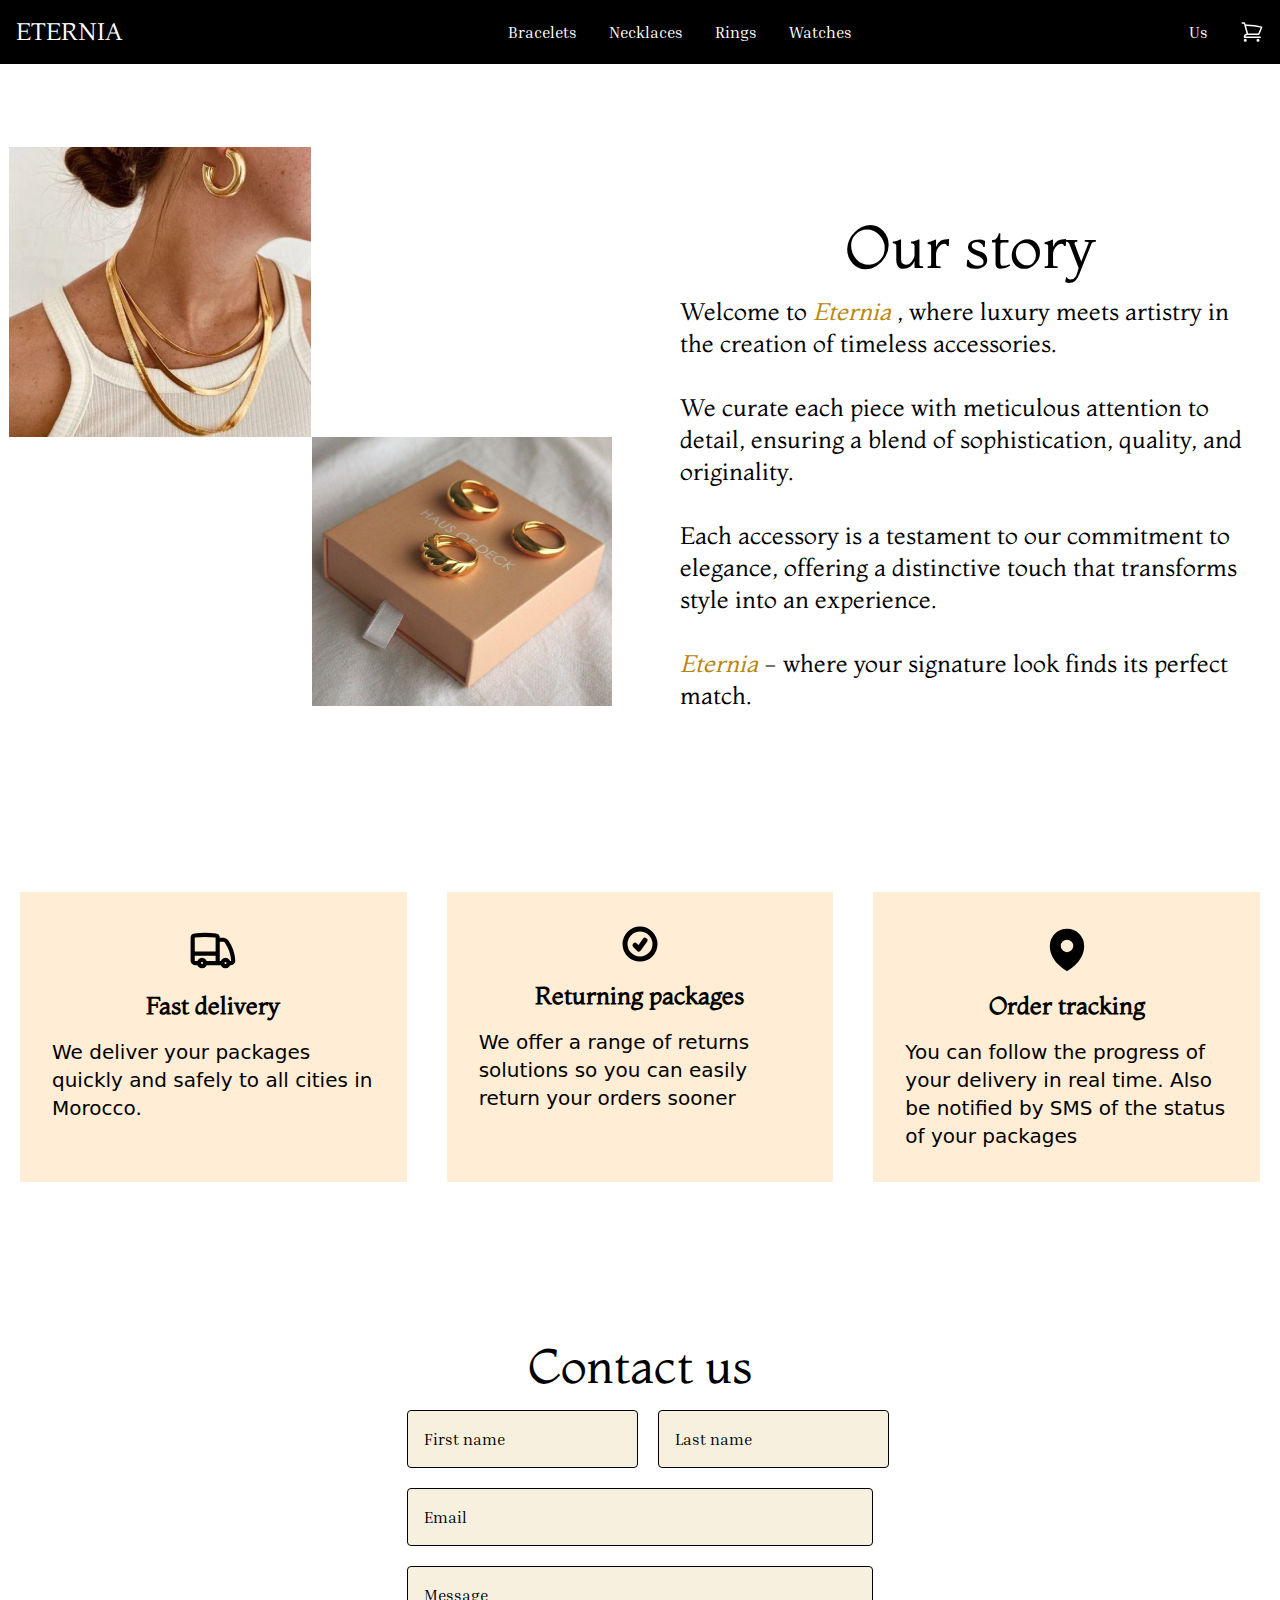
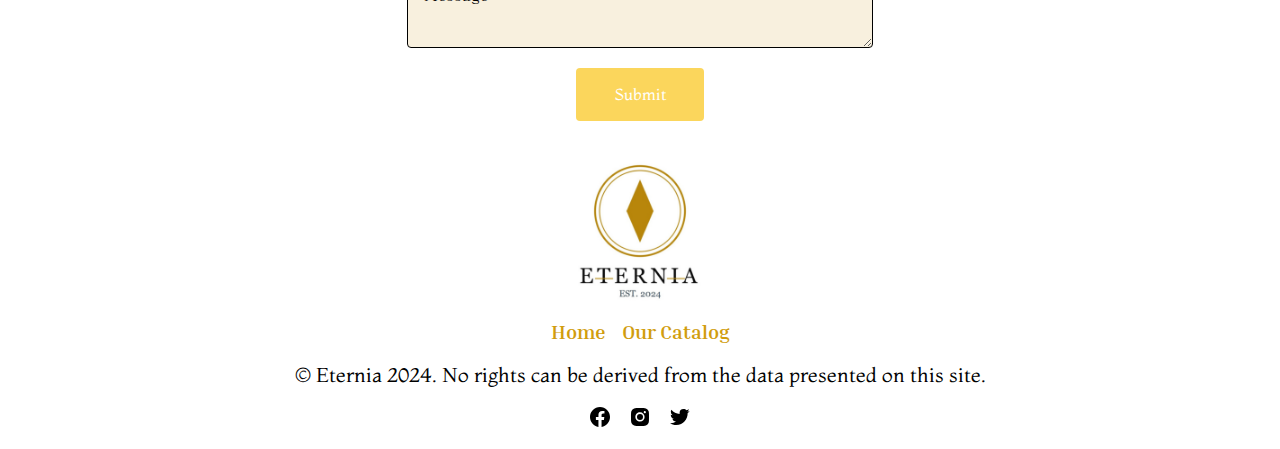
<file: assets/html/About_Contact.html>
<!DOCTYPE html>
<html lang="en">
  <head>
    <meta charset="UTF-8" />
    <meta name="viewport" content="width=device-width, initial-scale=1.0" />
    <meta name="description" content="Eternia for luxury accessories for men and women " />
    <meta name="keywords" content="Eternia, accessories, men,women,independent" />
    <meta name="author" content="CIMA team" />
    <title>ETERNIA || About - Contact Us</title>

    <link rel="stylesheet" href="../css/tailwind/output.css" />
    <link rel="icon" href="../images/Logo/Favicon/fav-32-eternia.png" type="image/x-icon" />

    <link rel="preconnect" href="https://fonts.googleapis.com" />
    <link rel="preconnect" href="https://fonts.gstatic.com" crossorigin />
    <link
      href="https://fonts.googleapis.com/css2?family=Inria+Serif:ital,wght@0,300;0,400;0,700;1,300;1,400;1,700&family=Montaga&display=swap"
      rel="stylesheet"
    />
  </head>
  <body>

    <header class=" bg-black top-0 mb-14">
      <!-- Navbar -->
      <nav class="relative">
        <div class="px-4 mx-auto max-w-7xl">
          <div class="flex items-center justify-between h-16">
            <!-- Logo -->
            <p onclick="window.location.href='../../index.html'" class="cursor-pointer text-2xl font-montaga text-outline">
              E<span class="cursor-pointer hover:text-goldenrod" onclick="event.stopPropagation(); window.location.href='../html/Admin_page.html';">T</span>ERNIA
            </p>
    
            <!-- Menu Desktop -->
            <div class="hidden md:flex items-center justify-between flex-1 pl-12">
              <!-- Menu principal centré -->
              <div class="flex-1 flex justify-center space-x-8 font-inria">
                <a href="#" class=" hover:text-goldenrod text-outline navbar-link text-white">Bracelets</a>
                <a href="#" class=" hover:text-goldenrod text-outline navbar-link text-white">Necklaces</a>
                <a href="#" class=" hover:text-goldenrod text-outline navbar-link text-white">Rings</a>
                <a href="#" class=" hover:text-goldenrod text-outline navbar-link text-white">Watches</a>
              </div>
    
              <!-- Menu droite (Us + Panier) -->
              <div class="flex items-center space-x-8 font-inria">
                <a href="../html/About_Contact.html" class="hover:text-gray-200 lg:hover:text-goldenrod/80 text-outline text-white">Us</a>
                <button class="hover:text-gray-200 lg:hover:text-goldenrod/80 cart-icon">
                  <svg xmlns="http://www.w3.org/2000/svg" fill="none" viewBox="0 0 24 24" stroke-width="1.5"
                    stroke="currentColor" class="size-6 text-white">
                    <path stroke-linecap="round" stroke-linejoin="round"
                      d="M2.25 3h1.386c.51 0 .955.343 1.087.835l.383 1.437M7.5 14.25a3 3 0 0 0-3 3h15.75m-12.75-3h11.218c1.121-2.3 2.1-4.684 2.924-7.138a60.114 60.114 0 0 0-16.536-1.84M7.5 14.25 5.106 5.272M6 20.25a.75.75 0 1 1-1.5 0 .75.75 0 0 1 1.5 0Zm12.75 0a.75.75 0 1 1-1.5 0 .75.75 0 0 1 1.5 0Z" />
                  </svg>
                </button>
              </div>
            </div>
    
            <!-- Menu Mobile Button Cart -->
            <div class="flex items-center space-x-4 md:hidden">
              <button class="hover:text-gray-200 lg:hover:text-goldenrod/80 cart-icon">
                  <svg xmlns="http://www.w3.org/2000/svg" fill="none" viewBox="0 0 24 24" stroke-width="1.5"
                    stroke="currentColor" class="size-6 text-white">
                    <path stroke-linecap="round" stroke-linejoin="round"
                      d="M2.25 3h1.386c.51 0 .955.343 1.087.835l.383 1.437M7.5 14.25a3 3 0 0 0-3 3h15.75m-12.75-3h11.218c1.121-2.3 2.1-4.684 2.924-7.138a60.114 60.114 0 0 0-16.536-1.84M7.5 14.25 5.106 5.272M6 20.25a.75.75 0 1 1-1.5 0 .75.75 0 0 1 1.5 0Zm12.75 0a.75.75 0 1 1-1.5 0 .75.75 0 0 1 1.5 0Z" />
                  </svg>
                </button>
              <button class="" id="menuButton">
                <svg class="w-6 h-6 text-white" id="menuIcon" fill="none" stroke="currentColor" viewBox="0 0 24 24">
                  <path stroke-linecap="round" stroke-linejoin="round" stroke-width="2" d="M4 6h16M4 12h16M4 18h16" />
                </svg>
              </button>
            </div>
          </div>
    
          <!-- Menu Mobile -->
          <div class="absolute left-0 hidden w-full md:hidden" id="mobileMenu">
            <div class="flex flex-col items-center py-4 space-y-4 font-inria bg-white">
              <a href="../html/All_Products.html" class="hover:text-gray-200">Bracelets</a>
              <a href="../html/All_Products.html" class="hover:text-gray-200">Necklaces</a>
              <a href="../html/All_Products.html" class="hover:text-gray-200">Rings</a>
              <a href="../html/All_Products.html" class="hover:text-gray-200">Watches</a>
              <a href="../html/About_Contact.html" class="hover:text-gray-200">Us</a>
            </div>
          </div>
        </div>
      </nav>
    </header>
    
    <!-- Dynamic Product Sections Container -->
    <section class="elementOfNavbar w-full">
      <!-- Bracelet Products -->
      <div class="product-section w-full" id="bracelets-container">
        <div class="product-list visible grid grid-cols-4 gap-6 px-4 py-8 relative bg-white"
          data-category="bracelets">
        </div>
      </div>
    
      <!-- Necklace Products -->
      <div class="product-section w-full" id="necklaces-container">
        <div class="product-list visible grid grid-cols-4 gap-6 px-4 py-8 relative bg-white"
          data-category="necklaces">
        </div>
      </div>
    
      <!-- Ring Products -->
      <div class="product-section w-full" id="rings-container">
        <div class="product-list visible grid grid-cols-4 gap-6 px-4 py-8 relative bg-white"
          data-category="rings">
        </div>
      </div>
    
      <!-- Watch Products -->
      <div class="product-section w-full" id="watches-container">
        <div class="product-list visible grid grid-cols-4 gap-6 px-4 py-8 relative bg-white"
          data-category="watches">
        </div>
      </div>
    </section>


    <main class="flex flex-col relative">
      <!-- ******************** image and text part*********************** -->
      <div class="grid grid-cols-1 sm:grid-cols-2 gap-10">

          <div class="align-middle m-auto">
            <img src="../images/aboutus-imgs/Frame 1.png "alt="image">
          </div>

          <div class="mt-24">
            <h1 class="text-3xl decoration-black mb-5 font-montaga text-center lg:text-6xl md:text-4xl "> Our story</h1>
            <p class=" font-montaga text-md m-5 lg:text-2xl md:text-xl">
              Welcome to <span class="text-darkGolden italic ">Eternia</span> , 
              where luxury meets artistry in the creation of timeless accessories. <br><br>

              We curate each piece with meticulous attention to detail,
              ensuring a blend of sophistication, quality, and originality. <br><br>

              Each accessory is a testament to our commitment to elegance,
              offering a distinctive touch that transforms style into an
              experience. <br><br>

              <span class="text-darkGolden italic">Eternia</span> - where your signature look finds its perfect match.
            </p>
          </div>

      </div>

      <!-- **************** cards ******************** -->
  
      <div class="grid grid-cols-1 sm:grid-cols-3 gap-10 mt-40 px-5">

        <!-- ********* first card ********** -->
          
          <div class=" p-8 bg-orange-100 flex flex-col  items-center gap-4">
              <svg xmlns="http://www.w3.org/2000/svg" fill="none"  width="50" height="50" viewBox="0 0 24 24" stroke-width="2" stroke="currentColor" >
                  <path stroke-linecap="round" stroke-linejoin="round" d="M8.25 18.75a1.5 1.5 0 0 1-3 0m3 0a1.5 1.5 0 0 0-3 0m3 0h6m-9 0H3.375a1.125 1.125 0 0 1-1.125-1.125V14.25m17.25 4.5a1.5 1.5 0 0 1-3 0m3 0a1.5 1.5 0 0 0-3 0m3 0h1.125c.621 0 1.129-.504 1.09-1.124a17.902 17.902 0 0 0-3.213-9.193 2.056 2.056 0 0 0-1.58-.86H14.25M16.5 18.75h-2.25m0-11.177v-.958c0-.568-.422-1.048-.987-1.106a48.554 48.554 0 0 0-10.026 0 1.106 1.106 0 0 0-.987 1.106v7.635m12-6.677v6.677m0 4.5v-4.5m0 0h-12" />
              </svg>
              <h1 class="font-montaga text-2xl font-bold">Fast  delivery</h1>
              <p class="font-Inria-Serif text-xl">We deliver your packages quickly and safely to all cities in Morocco.</p>
          </div>

         
        <!--************** second card *********** -->
          <div class=" p-8 bg-orange-100 flex flex-col  items-center gap-4">
            <svg xmlns="http://www.w3.org/2000/svg" fill="none" viewBox="0 0 24 24" stroke-width="3" stroke="currentColor" class="size-10">
               <path stroke-linecap="round" stroke-linejoin="round" d="M9 12.75 11.25 15 15 9.75M21 12a9 9 0 1 1-18 0 9 9 0 0 1 18 0Z" />
            </svg>
            <h1 class="font-montaga text-2xl font-bold">Returning packages</h1>
            <p class="font-Inria-Serif text-xl">We offer a range of returns solutions so you can easily return your orders sooner</p>
          </div>



        <!--************** second card *********** -->  
          <div class=" p-8 bg-orange-100 flex flex-col  items-center gap-4">
            <svg xmlns="http://www.w3.org/2000/svg" viewBox="0 0 24 24" fill="currentColor" width="50" height="50">
                <path fill-rule="evenodd" d="m11.54 22.351.07.04.028.016a.76.76 0 0 0 .723 0l.028-.015.071-.041a16.975 16.975 0 0 0 1.144-.742 19.58 19.58 0 0 0 2.683-2.282c1.944-1.99 3.963-4.98 3.963-8.827a8.25 8.25 0 0 0-16.5 0c0 3.846 2.02 6.837 3.963 8.827a19.58 19.58 0 0 0 2.682 2.282 16.975 16.975 0 0 0 1.145.742ZM12 13.5a3 3 0 1 0 0-6 3 3 0 0 0 0 6Z" clip-rule="evenodd" />
              </svg>
            <h1 class="font-montaga text-2xl font-bold">Order tracking</h1>
            <p class="font-Inria-Serif text-xl">You can follow the progress of your delivery in real time. Also be notified by SMS of the status of your packages</p>
        </div>

      </div>
           
  <!-- *****************************contact us ********************************* -->
  <section id="contact-us">
    <form class="flex flex-col items-center gap-y-5 w-full md:px-20 mt-40">
      <h1 class="text-3xl md:text-4xl lg:text-5xl font-montaga">Contact us</h1>
      <div class="flex flex-col md:flex-row gap-5 w-full md:w-5/12">
        <div class="flex flex-col w-full md:w-1/2">
          <input
            type="text"
            id="firstname"
            placeholder="First name"
            class="input font-inria placeholder-black border border-black p-4 rounded"
          />
          <div id="error" class="text-red-500 text-sm"></div>
        </div>
        <div class="flex flex-col w-full md:w-1/2">
          <input
            type="text"
            id="secondname"
            placeholder="Last name"
            class="input font-inria placeholder-black border border-black p-4 rounded"
          />
          <div id="error" class="text-red-500 text-sm"></div>
        </div>
      </div>
      <div class="flex flex-col w-full md:w-5/12">
        <input
          type="email"
          id="email"
          placeholder="Email"
          class="input font-inria placeholder-black border border-black p-4 rounded"
        />
        <div id="error" class="text-red-500 text-sm"></div>
      </div>
      <div class="flex flex-col w-full md:w-5/12">
        <textarea
          name="message"
          id="message"
          placeholder="Message"
          class="input font-inria placeholder-black border border-black p-4 rounded"
        ></textarea>
        <div id="error" class="text-red-500 text-sm"></div>
      </div>
      <button
        type="submit"
        id="sendbtn"
        class="button font-montaga bg-black text-white p-4 rounded w-24 md:w-32"
      >
        Submit
      </button>
    </form>
  </section>
  

        <!-- footer section -->
     <footer class="font-inria flex flex-col items-center mb-5 gap-4 px-3">
      <a href="../../index.html"><img src="../images/Logo/logo-eternia-400-400.png" alt="" width="180" height="180"></a>
      <div class="flex gap-4 text-goldenrod font-semibold text-xs sm:text-base lg:text-xl">
        <a href="../../index.html">Home</a>
        <a href="../html/All_Products.html">Our Catalog</a>
      </div>
      <P class="font-montaga text-xs text-center sm:text-sm lg:text-xl">&copy; Eternia 2024. No rights can be derived from the data presented on this site.</P>
      <div class="flex gap-4">
          <img class="cursor-pointer" src="../images/Icons/facebook.svg" alt="our facebook social media page">
          <img class="cursor-pointer" src="../images/Icons/instagram.svg" alt="our instagram social media page">
          <img class="cursor-pointer" src="../images/Icons/twitter.svg" alt="our twitter social media page">
      </div>
  </footer>
    
  
  
</main>

    <script src="../js/header.js"></script>
    <script src="../js/Cart_pop_up.js"></script>
    <script src="../js/About_contact.js"></script>

    </body>
  </html>
</file>
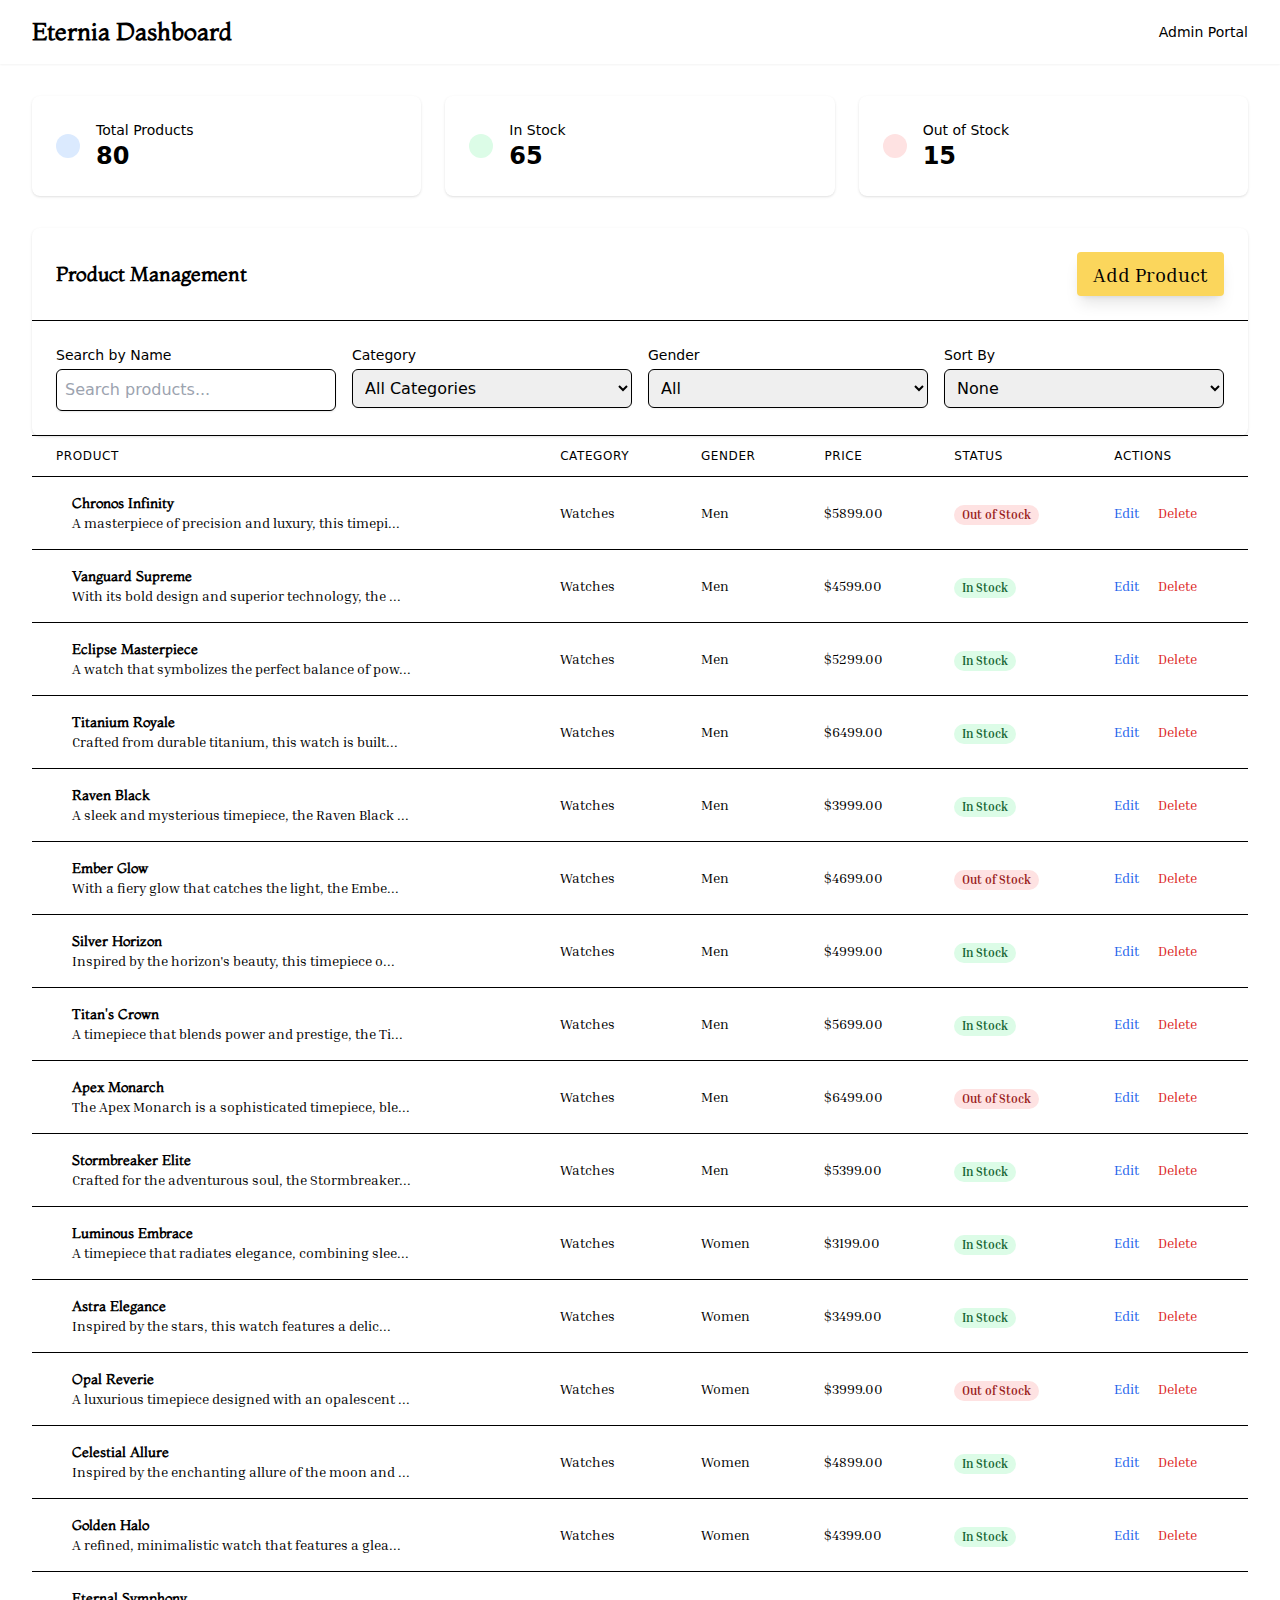
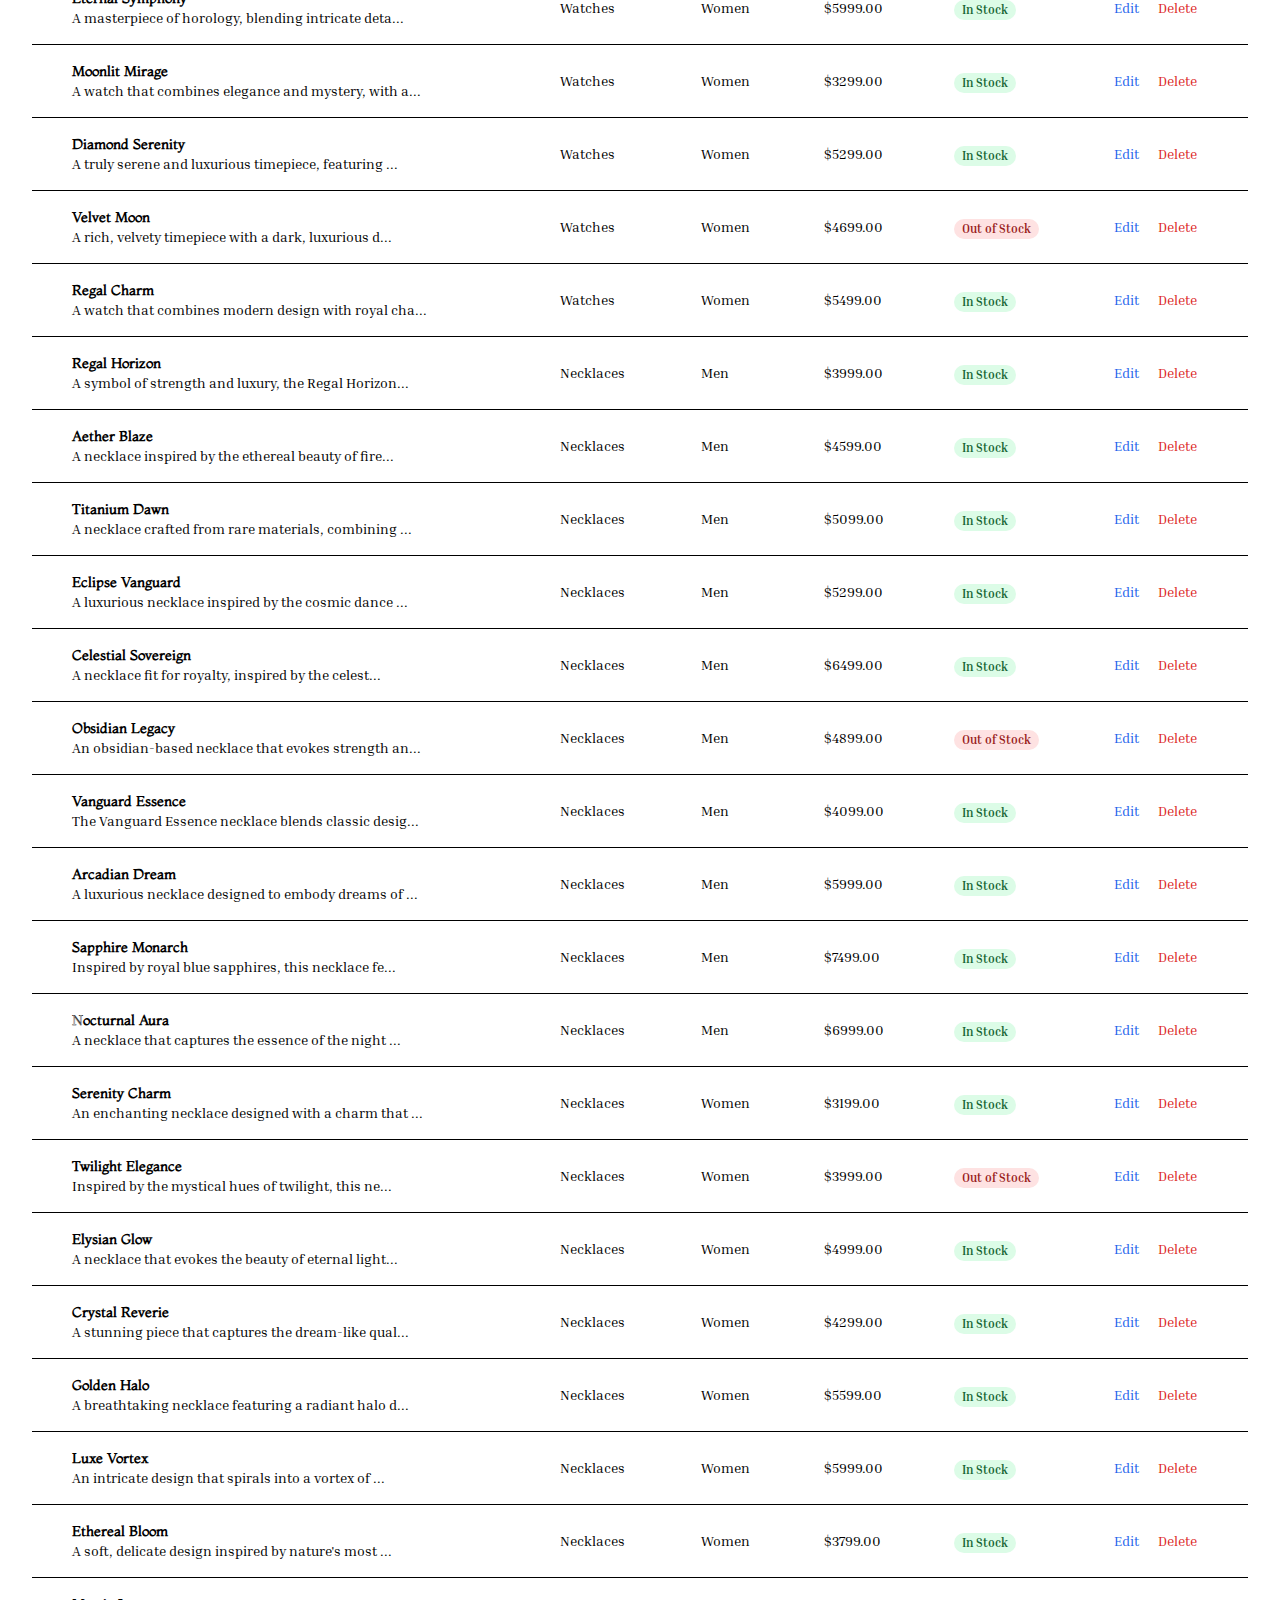
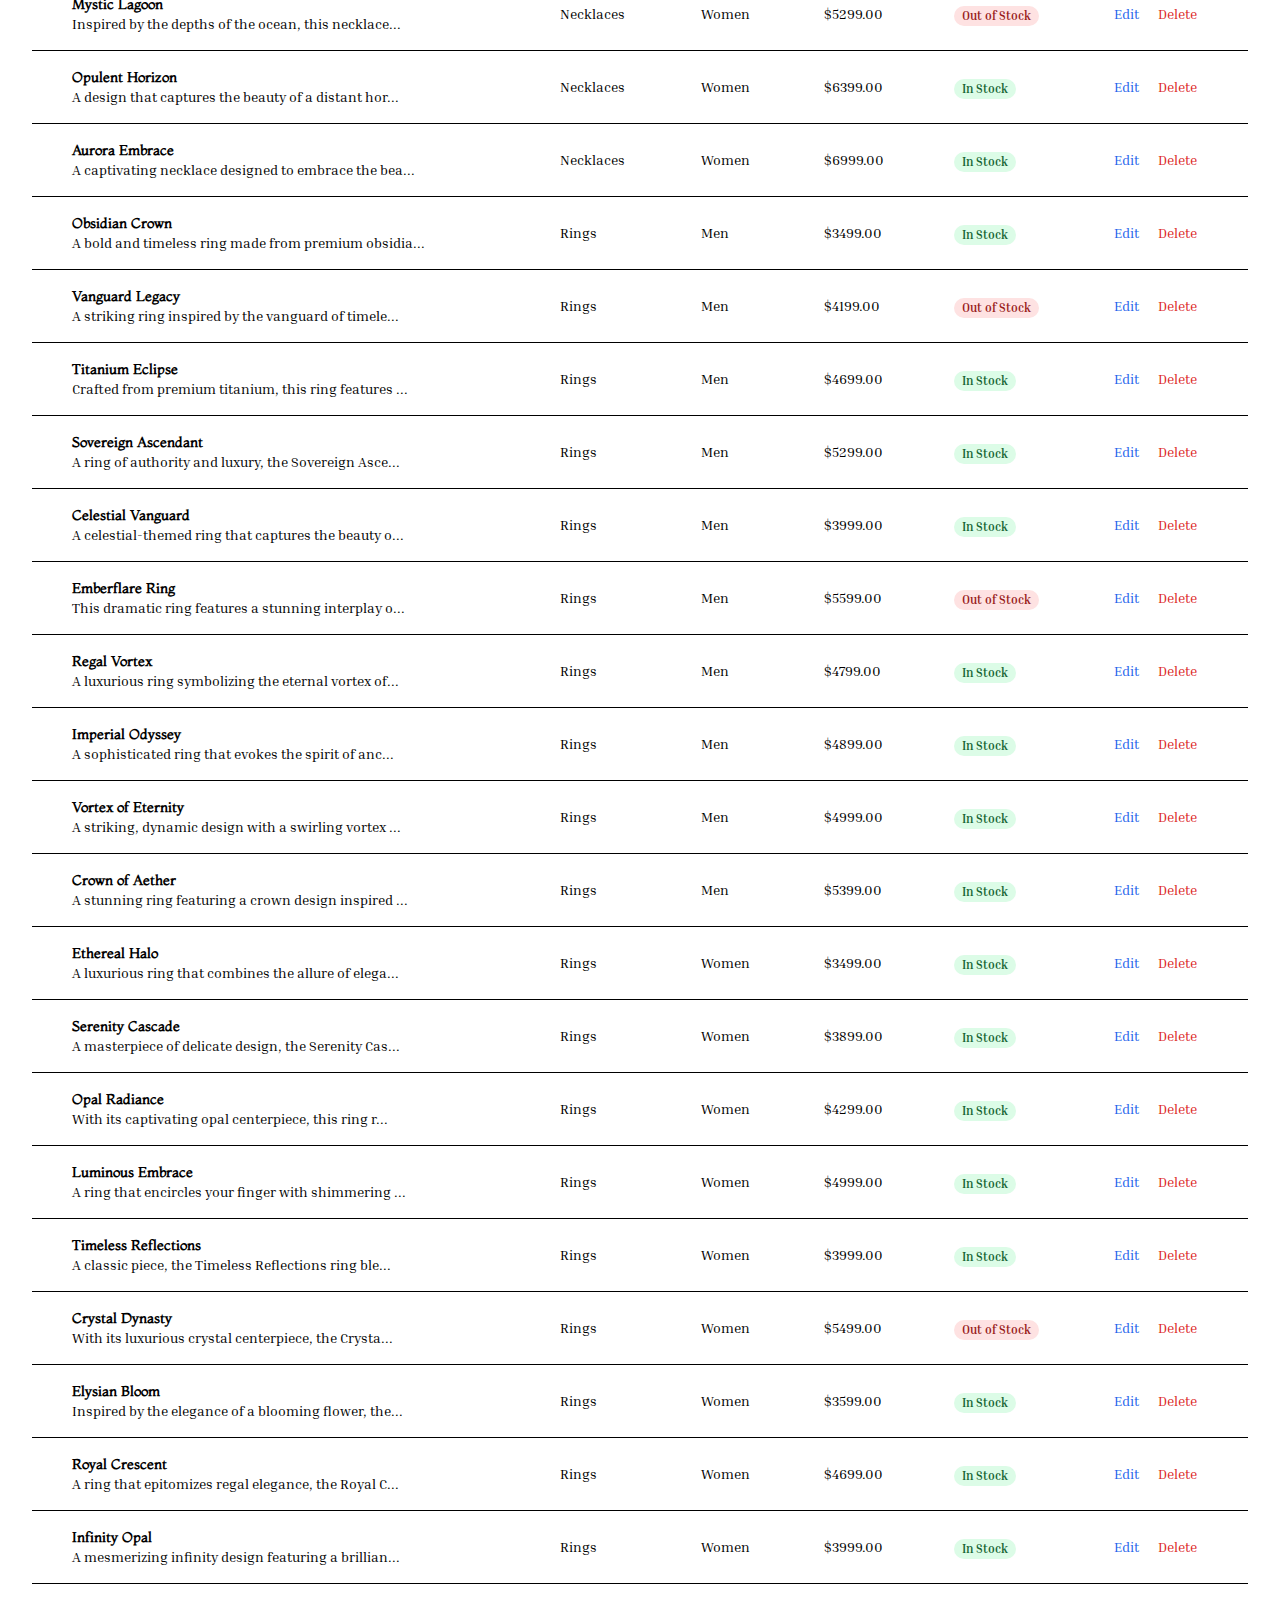
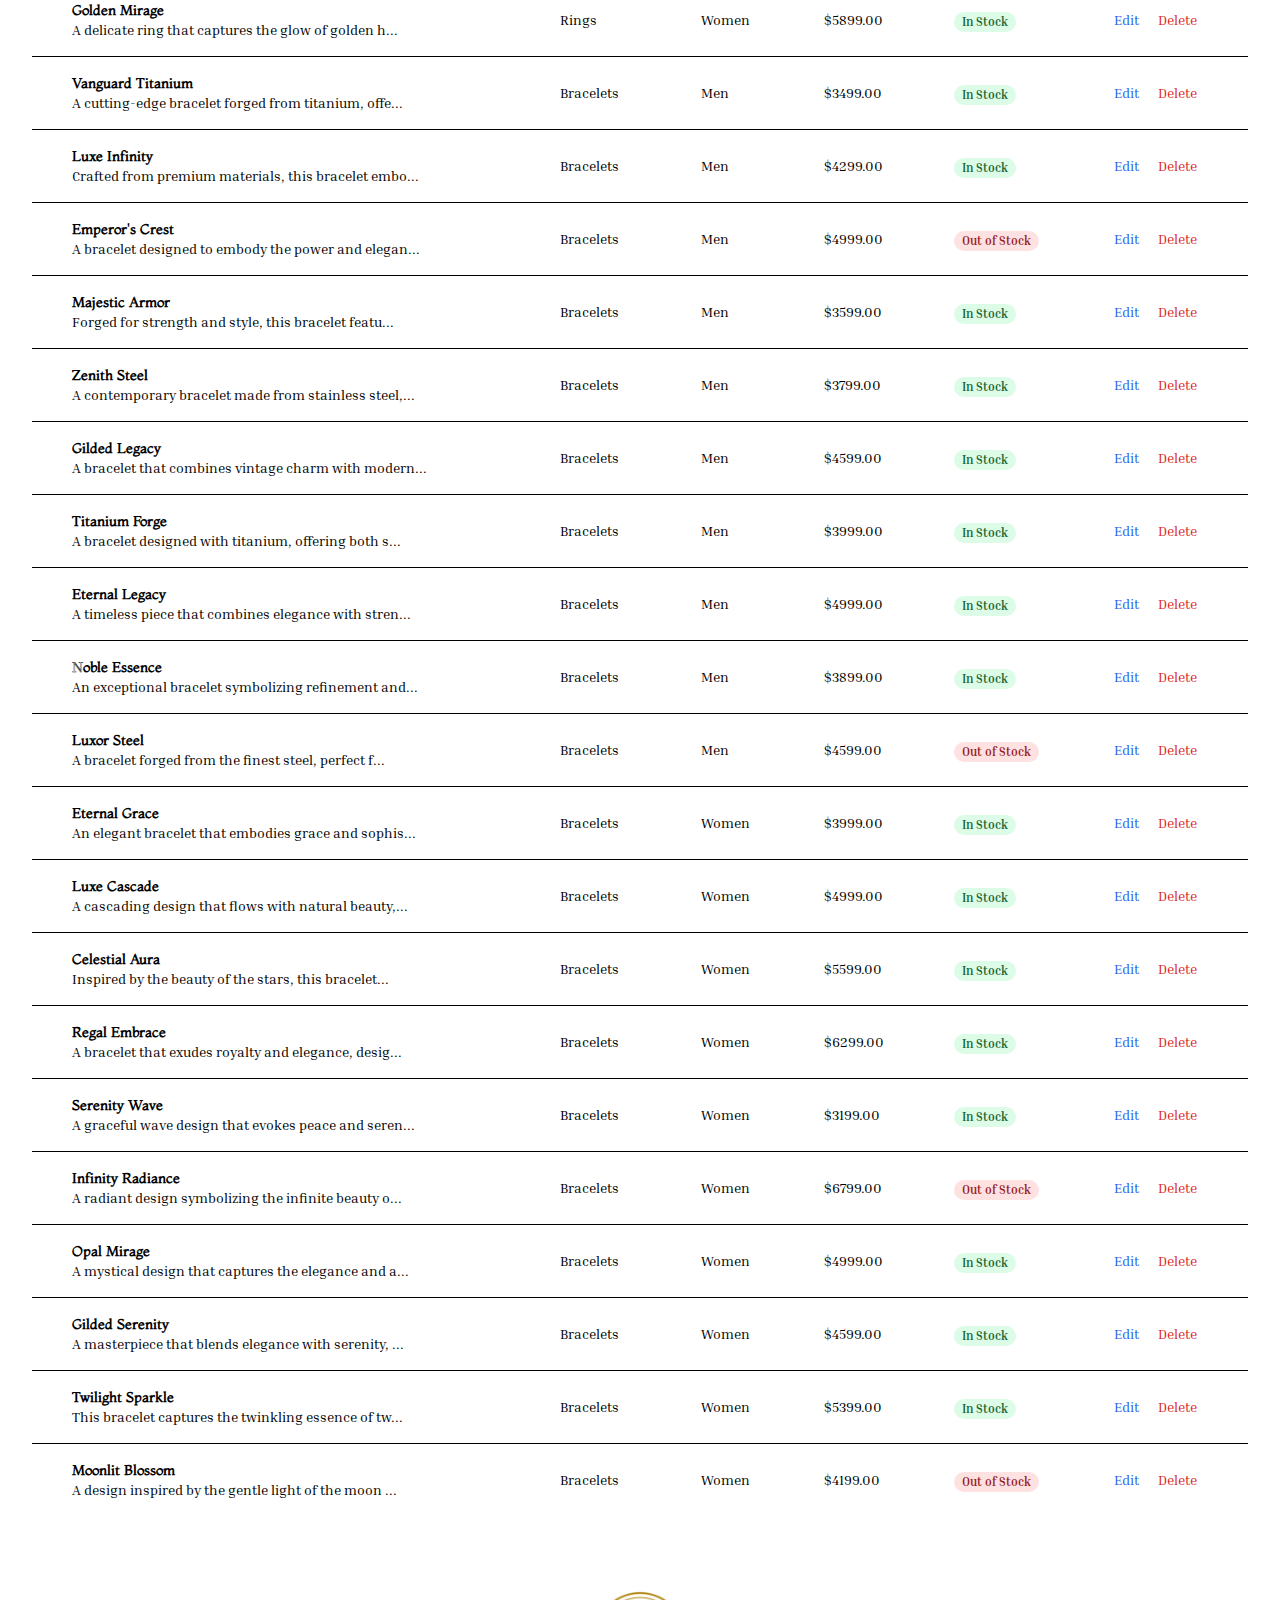
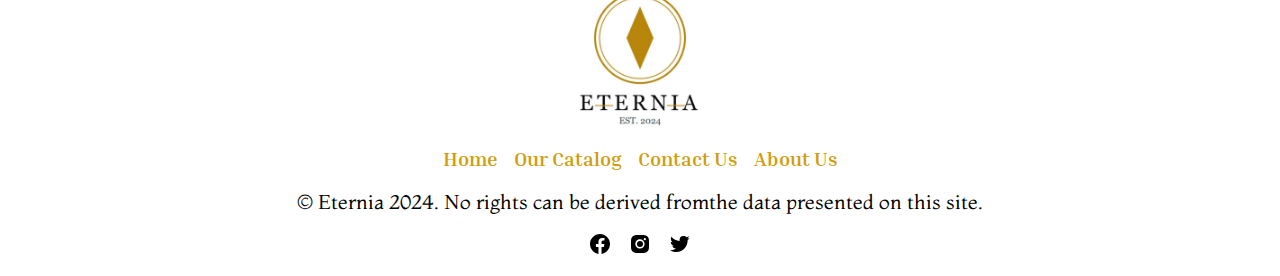
<file: assets/html/Admin_page.html>
<!DOCTYPE html>
<html lang="en">
  <head>
    <meta charset="UTF-8" />
    <meta name="viewport" content="width=device-width, initial-scale=1.0" />
    <meta name="description" content="Eternia for luxury accessories for men and women " />
    <meta name="keywords" content="Eternia, accessories, men,women,independent" />
    <meta name="author" content="CIMA team" />
    <title>ETERNIA || Administrator</title>

    <link rel="stylesheet" href="../css/tailwind/output.css" />
    <link rel="icon" href="../images/Logo/Favicon/fav-32-eternia.png" type="image/x-icon" />

    <link rel="preconnect" href="https://fonts.googleapis.com" />
    <link rel="preconnect" href="https://fonts.gstatic.com" crossorigin />
    <link
      href="https://fonts.googleapis.com/css2?family=Inria+Serif:ital,wght@0,300;0,400;0,700;1,300;1,400;1,700&family=Montaga&display=swap"
      rel="stylesheet"
    />
  </head>
  <body class="bg-gray-50 min-h-screen">
    <!-- Header -->
    <header class="bg-white shadow-sm">
      <div class="max-w-7xl mx-auto px-4 py-4 sm:px-6 lg:px-8 flex justify-between items-center">
        <h1
          onclick="directBack()"
          class="cursor-pointer text-2xl font-bold text-gray-900 font-montaga"
        >
          Eternia Dashboard
        </h1>
        <div class="flex items-center space-x-4">
          <span class="text-sm text-gray-500">Admin Portal</span>
        </div>
      </div>
    </header>

    <!-- Main Content -->
    <main class="max-w-7xl mx-auto px-4 sm:px-6 lg:px-8 py-8">
      <!-- Stats Section -->
      <section class="grid grid-cols-1 md:grid-cols-3 gap-6 mb-8">
        <div class="bg-white rounded-lg shadow p-6">
          <div class="flex items-center">
            <div class="p-3 rounded-full bg-blue-100 text-blue-600">
              <i class="fas fa-box fa-lg"></i>
            </div>
            <div class="ml-4">
              <p class="text-sm font-medium text-gray-500">Total Products</p>
              <p class="text-2xl font-semibold text-gray-900" id="totalProducts">0</p>
            </div>
          </div>
        </div>
        <div class="bg-white rounded-lg shadow p-6">
          <div class="flex items-center">
            <div class="p-3 rounded-full bg-green-100 text-green-600">
              <i class="fas fa-check-circle fa-lg"></i>
            </div>
            <div class="ml-4">
              <p class="text-sm font-medium text-gray-500">In Stock</p>
              <p class="text-2xl font-semibold text-gray-900" id="inStockCount">0</p>
            </div>
          </div>
        </div>
        <div class="bg-white rounded-lg shadow p-6">
          <div class="flex items-center">
            <div class="p-3 rounded-full bg-red-100 text-red-600">
              <i class="fas fa-times-circle fa-lg"></i>
            </div>
            <div class="ml-4">
              <p class="text-sm font-medium text-gray-500">Out of Stock</p>
              <p class="text-2xl font-semibold text-gray-900" id="outOfStockCount">0</p>
            </div>
          </div>
        </div>
      </section>

      <!-- Product Management Section -->
      <section id="product-management" class="bg-white rounded-lg shadow">
        <div class="p-6 border-b border-gray-200">
          <div class="flex justify-between items-center">
            <h2 class="text-xl font-semibold text-gray-900 font-montaga">Product Management</h2>
            <button
              onclick="toggleForm()"
              class="font-inria rounded bg-button_divs_background text-xl font-medium mt-6 lg:mt-0 outline-none focus:ring-4 shadow-lg transform active:scale-75 transition-transform px-4 py-2 flex items-center"
            >
              Add Product
            </button>
          </div>
        </div>
        <div id="product-management-filter" class="p-6 border-b border-gray-200">
          <div class="grid grid-cols-1 md:grid-cols-2 lg:grid-cols-4 gap-4">
            <!-- Search Input -->
            <div>
              <label class="block text-sm font-medium text-gray-700">Search by Name</label>
              <div class="mt-1 relative rounded-md shadow-sm">
                <input
                  type="text"
                  id="searchInput"
                  class="p-2 block w-full rounded-md border shadow-sm focus:border-blue-500 focus:ring-blue-500"
                  placeholder="Search products..."
                />
              </div>
            </div>

            <!-- Category Filter -->
            <div>
              <label class="block text-sm font-medium text-gray-700">Category</label>
              <select
                id="categoryFilter"
                class="p-2 mt-1 block w-full rounded-md border shadow-sm focus:border-blue-500 focus:ring-blue-500"
              >
                <option value="all">All Categories</option>
                <option value="rings">Rings</option>
                <option value="necklaces">Necklaces</option>
                <option value="bracelets">Bracelets</option>
                <option value="watches">Watches</option>
              </select>
            </div>

            <!-- Gender Filter -->
            <div>
              <label class="block text-sm font-medium text-gray-700">Gender</label>
              <select
                id="genderFilter"
                class="p-2 mt-1 block w-full rounded-md border shadow-sm focus:border-blue-500 focus:ring-blue-500"
              >
                <option value="all">All</option>
                <option value="men">Men</option>
                <option value="women">Women</option>
              </select>
            </div>

            <!-- Sort Options -->
            <div>
              <label class="block text-sm font-medium text-gray-700">Sort By</label>
              <select
                id="sortOptions"
                class="p-2 mt-1 block w-full rounded-md border shadow-sm focus:border-blue-500 focus:ring-blue-500"
              >
                <option value="none">None</option>
                <option value="name-asc">Name (A-Z)</option>
                <option value="name-desc">Name (Z-A)</option>
                <option value="price-asc">Price (Low to High)</option>
                <option value="price-desc">Price (High to Low)</option>
              </select>
            </div>
          </div>
        </div>
      </section>
      
      <!-- Add/Edit Form section -->
      <section id="productForm" class="hidden p-6 border-b border-gray-200 bg-gray-50">
        <form onsubmit="handleSubmit(event)" class="grid grid-cols-1 md:grid-cols-2 gap-6">
          <input type="hidden" id="productId" />
          <div>
            <label class="block text-sm font-medium text-gray-700">Product Name</label>
            <input
              type="text"
              id="name"
              required
              class="mt-1 p-2 block w-full rounded-md border shadow-sm focus:border-blue-500 focus:ring-blue-500"
            />
          </div>
          <div>
            <label class="block text-sm font-medium text-gray-700">Category</label>
            <select
              id="category"
              required
              class="mt-1 p-2 block w-full rounded-md border shadow-sm focus:border-blue-500 focus:ring-blue-500"
            >
              <option value="" disabled selected>Select a category</option>
              <option value="ring">Rings</option>
              <option value="necklace">Necklaces</option>
              <option value="bracelet">Bracelets</option>
              <option value="watches">Watches</option>
            </select>
          </div>
          <div>
            <label class="block text-sm font-medium text-gray-700">Price</label>
            <input
                type="number"
                id="price"
                required
                min="0"
                step="0.01"
                placeholder="Enter price"
                class="mt-1 p-2 block w-full rounded-md border shadow-sm focus:border-blue-500 focus:ring-blue-500"
            />
        </div>
          <div>
            <label class="block text-sm font-medium text-gray-700">Stock Status</label>
            <select
              id="inStock"
              required
              class="mt-1 p-2 block w-full rounded-md border shadow-sm focus:border-blue-500 focus:ring-blue-500"
            >
              <option value="true">In Stock</option>
              <option value="false">Out of Stock</option>
            </select>
          </div>
          <div>
            <label class="block text-sm font-medium text-gray-700">Gender</label>
            <select
                id="gender"
                required
                class="mt-1 p-2 block w-full rounded-md border shadow-sm focus:border-blue-500 focus:ring-blue-500"
            >
                <option value="" disabled selected>Select a gender</option>
                <option value="men">Men</option>
                <option value="women">Women</option>
            </select>
        </div>
          <div class="md:col-span-2">
            <label class="block text-sm font-medium text-gray-700">Description</label>
            <textarea
              id="description"
              required
              rows="3"
              class="mt-1 block w-full rounded-md border shadow-sm focus:border-blue-500 focus:ring-blue-500"
            ></textarea>
          </div>
          <div class="md:col-span-2 flex justify-end space-x-3 items-end">
            <button type="button" onclick="toggleForm()" class="px-4 py-2 underline">
              Cancel
            </button>
            <button
              type="submit"
              class="font-inria rounded bg-button_divs_background text-xl font-medium mt-6 lg:mt-0 outline-none focus:ring-4 shadow-lg transform active:scale-75 transition-transform px-4 py-2 flex items-center"
            >
              Save Product
            </button>
          </div>
        </form>
      </section>
      
      <!-- Products Table -->
      <section class="overflow-x-auto">
        <table class="min-w-full divide-y divide-gray-200">
          <thead class="bg-gray-50">
            <tr>
              <th
                class="px-6 py-3 text-left text-xs font-medium text-gray-500 uppercase tracking-wider"
              >
                Product
              </th>
              <th
                class="px-6 py-3 text-left text-xs font-medium text-gray-500 uppercase tracking-wider"
              >
                Category
              </th>
              <th
                class="px-6 py-3 text-left text-xs font-medium text-gray-500 uppercase tracking-wider"
              >
                Gender
              </th>
              <th
                class="px-6 py-3 text-left text-xs font-medium text-gray-500 uppercase tracking-wider"
              >
                Price
              </th>
              <th
                class="px-6 py-3 text-left text-xs font-medium text-gray-500 uppercase tracking-wider"
              >
                Status
              </th>
              <th
                class="px-6 py-3 text-left text-xs font-medium text-gray-500 uppercase tracking-wider"
              >
                Actions
              </th>
            </tr>
          </thead>
          <tbody class="bg-white divide-y divide-gray-200 font-inria" id="productTable">
            <!-- Products will be inserted here -->
          </tbody>
        </table>
      </section>
    </main>

    <!-- footer section -->
    <footer class="font-inria flex flex-col items-center mb-5 gap-4 px-3">
      <a href="index.html"
        ><img src="../images/Logo/logo-eternia-400-400.png" alt="" width="180" height="180"
      /></a>
      <div class="flex gap-4 text-goldenrod font-semibold text-xs sm:text-base lg:text-xl">
        <a href="../../index.html">Home</a>
        <a href="../html/All_Products.html">Our Catalog</a>
        <a href="../html/About_Contact.html#contact-us">Contact Us</a>
        <a href="../html/About_Contact.html">About Us</a>
      </div>
      <p class="font-montaga text-xs text-center sm:text-sm lg:text-xl">
        &copy; Eternia 2024. No rights can be derived fromthe data presented on this site.
      </p>
      <div class="flex gap-4">
        <img
          class="cursor-pointer"
          src="../images/Icons/facebook.svg"
          alt="our facebook social media page"
        />
        <img
          class="cursor-pointer"
          src="../images/Icons/instagram.svg"
          alt="our instagram social media page"
        />
        <img
          class="cursor-pointer"
          src="../images/Icons/twitter.svg"
          alt="our twitter social media page"
        />
      </div>
    </footer>

    <script src="../js/Admin.js"></script>
    <script src="../js/Cart_pop_up.js"></script>
  </body>
</html>
</file>
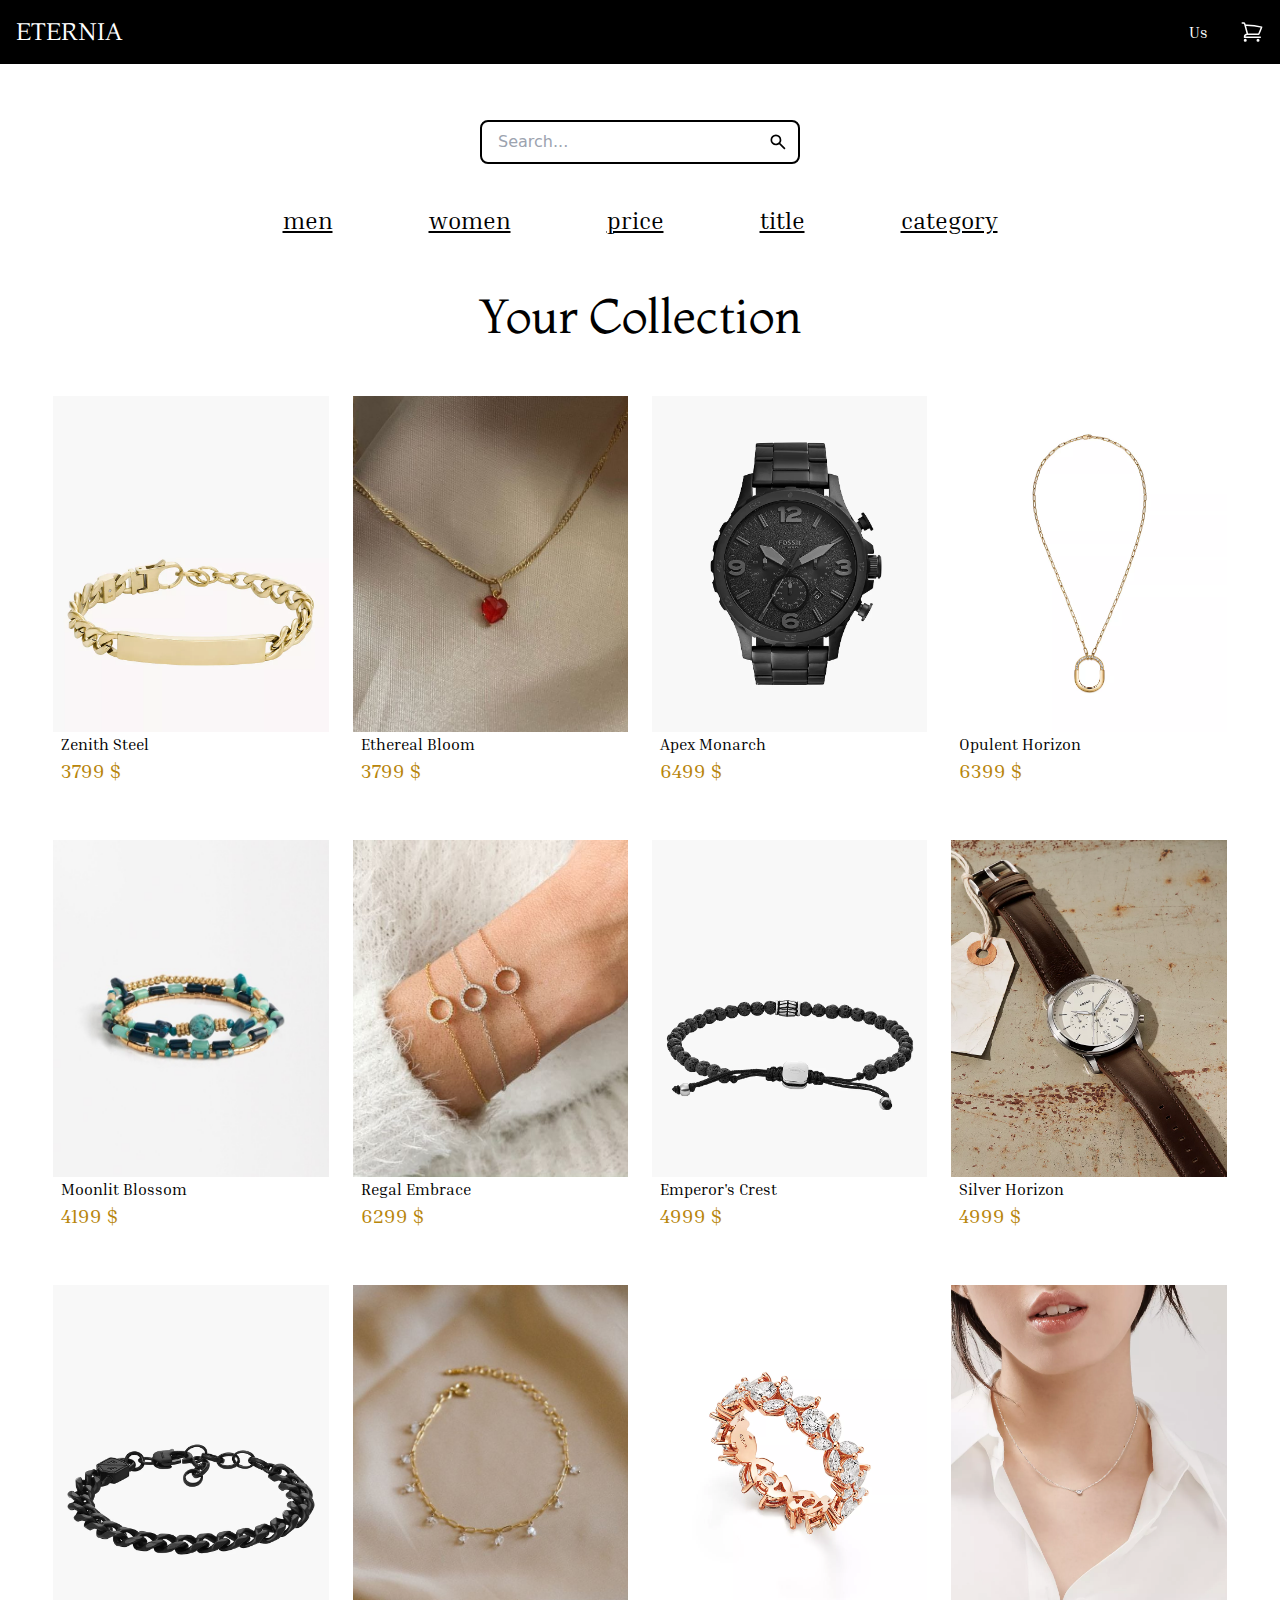
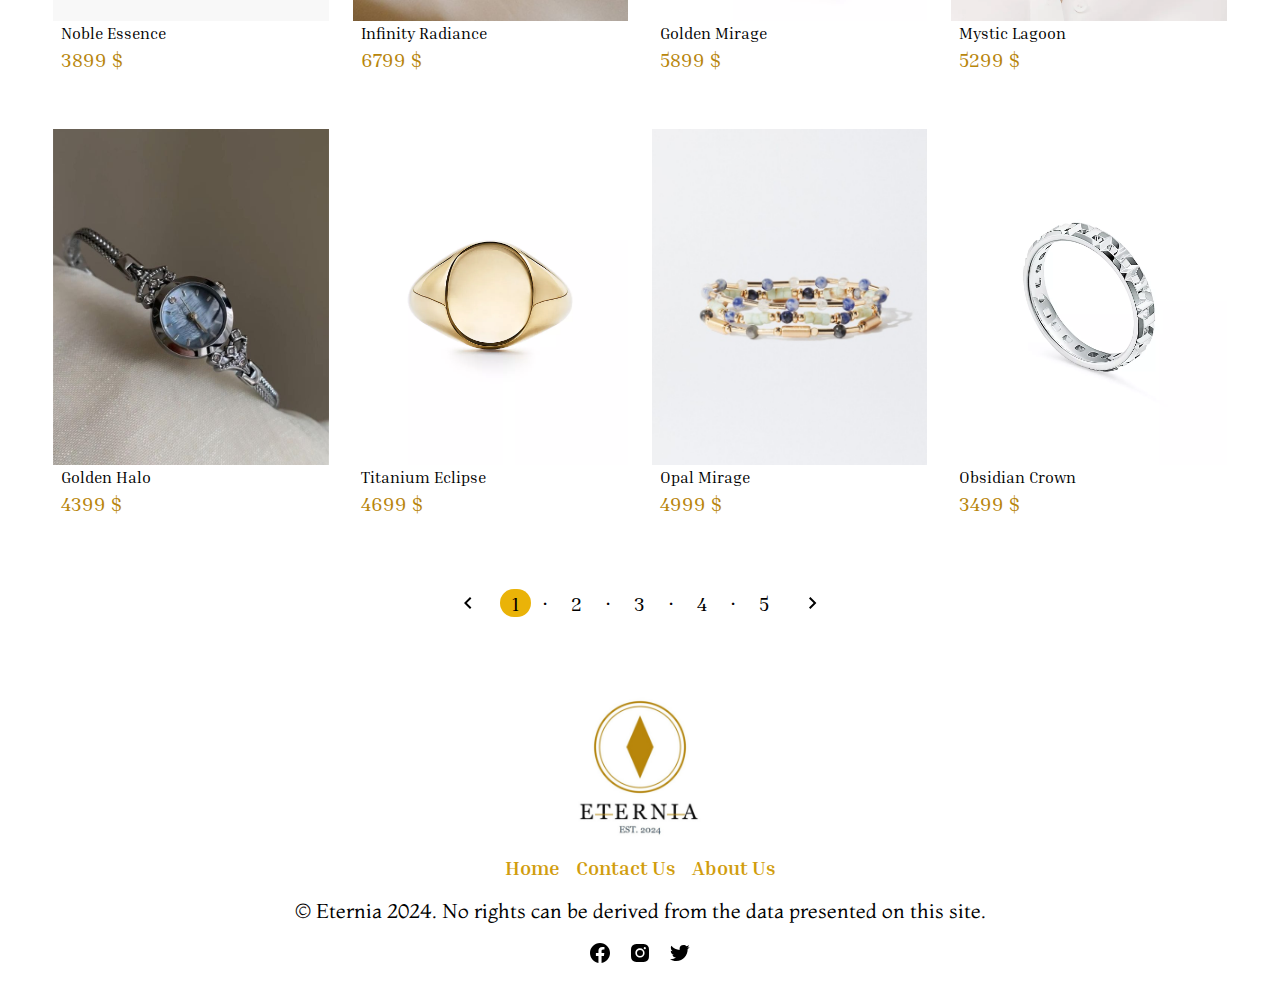
<file: assets/html/All_Products.html>
<!DOCTYPE html>
<html lang="en">
  <head>
    <meta charset="UTF-8" />
    <meta name="viewport" content="width=device-width, initial-scale=1.0" />
    <meta name="description" content="Eternia for luxury accessories for men and women " />
    <meta name="keywords" content="Eternia, accessories, men,women,independent" />
    <meta name="author" content="CIMA team" />
    <title>ETERNIA || Our Catalog</title>

    <link rel="stylesheet" href="../css/tailwind/output.css" />
    <link rel="icon" href="../images/Logo/Favicon/fav-32-eternia.png" type="image/x-icon" />
    <link rel="preconnect" href="https://fonts.googleapis.com" />
    <link rel="preconnect" href="https://fonts.gstatic.com" crossorigin />
    <link
      href="https://fonts.googleapis.com/css2?family=Inria+Serif:ital,wght@0,300;0,400;0,700;1,300;1,400;1,700&family=Montaga&display=swap"
      rel="stylesheet"
    />
  </head>
  
  <body>
    <header class=" bg-black top-0 mb-14">
      <!-- Navbar -->
      <nav class="relative">
        <div class="px-4 mx-auto max-w-7xl">
          <div class="flex items-center justify-between h-16">
            <!-- Logo -->
            <p onclick="window.location.href='../../index.html'" class="cursor-pointer text-2xl font-montaga text-outline">
              E<span class="cursor-pointer hover:text-goldenrod" onclick="event.stopPropagation(); window.location.href='../html/Admin_page.html';">T</span>ERNIA
            </p>
    
            <!-- Menu Desktop -->
            <div class="hidden md:flex items-center justify-between flex-1 pl-12">
              <!-- Menu principal centré -->
              <div class="flex-1 invisible justify-center space-x-8 font-inria">
                <a href="#" class=" hover:text-goldenrod text-outline navbar-link text-white">Bracelets</a>
                <a href="#" class=" hover:text-goldenrod text-outline navbar-link text-white">Necklaces</a>
                <a href="#" class=" hover:text-goldenrod text-outline navbar-link text-white">Rings</a>
                <a href="#" class=" hover:text-goldenrod text-outline navbar-link text-white">Watches</a>
              </div>
    
              <!-- Menu droite (Us + Panier) -->
              <div class="flex items-center space-x-8 font-inria">
                <a href="../html/About_Contact.html" class="hover:text-gray-200 lg:hover:text-goldenrod/80 text-outline text-white">Us</a>
                <button class="hover:text-gray-200 lg:hover:text-goldenrod/80 cart-icon">
                  <svg xmlns="http://www.w3.org/2000/svg" fill="none" viewBox="0 0 24 24" stroke-width="1.5"
                    stroke="currentColor" class="size-6 text-white">
                    <path stroke-linecap="round" stroke-linejoin="round"
                      d="M2.25 3h1.386c.51 0 .955.343 1.087.835l.383 1.437M7.5 14.25a3 3 0 0 0-3 3h15.75m-12.75-3h11.218c1.121-2.3 2.1-4.684 2.924-7.138a60.114 60.114 0 0 0-16.536-1.84M7.5 14.25 5.106 5.272M6 20.25a.75.75 0 1 1-1.5 0 .75.75 0 0 1 1.5 0Zm12.75 0a.75.75 0 1 1-1.5 0 .75.75 0 0 1 1.5 0Z" />
                  </svg>
                </button>
              </div>
            </div>
    
            <!-- Menu Mobile Button Cart -->
            <div class="flex items-center space-x-4 md:hidden">
              <button class="hover:text-gray-200 lg:hover:text-goldenrod/80 cart-icon">
                  <svg xmlns="http://www.w3.org/2000/svg" fill="none" viewBox="0 0 24 24" stroke-width="1.5"
                    stroke="currentColor" class="size-6 text-white">
                    <path stroke-linecap="round" stroke-linejoin="round"
                      d="M2.25 3h1.386c.51 0 .955.343 1.087.835l.383 1.437M7.5 14.25a3 3 0 0 0-3 3h15.75m-12.75-3h11.218c1.121-2.3 2.1-4.684 2.924-7.138a60.114 60.114 0 0 0-16.536-1.84M7.5 14.25 5.106 5.272M6 20.25a.75.75 0 1 1-1.5 0 .75.75 0 0 1 1.5 0Zm12.75 0a.75.75 0 1 1-1.5 0 .75.75 0 0 1 1.5 0Z" />
                  </svg>
                </button>
              <button class="" id="menuButton">
                <svg class="w-6 h-6 text-white" id="menuIcon" fill="none" stroke="currentColor" viewBox="0 0 24 24">
                  <path stroke-linecap="round" stroke-linejoin="round" stroke-width="2" d="M4 6h16M4 12h16M4 18h16" />
                </svg>
              </button>
            </div>
          </div>
    
          <!-- Menu Mobile -->
          <div class="absolute left-0 hidden w-full md:hidden" id="mobileMenu">
            <div class="flex flex-col items-center py-4 space-y-4 font-inria bg-white">
              <a href="../html/All_Products.html" class="hover:text-gray-200">Bracelets</a>
              <a href="../html/All_Products.html" class="hover:text-gray-200">Necklaces</a>
              <a href="../html/All_Products.html" class="hover:text-gray-200">Rings</a>
              <a href="../html/All_Products.html" class="hover:text-gray-200">Watches</a>
              <a href="../html/About_Contact.html" class="hover:text-gray-200">Us</a>
            </div>
          </div>
        </div>
      </nav>
    </header>
    
    <!-- Dynamic Product Sections Container -->
    <section class="elementOfNavbar w-full">
      <!-- Bracelet Products -->
      <div class="product-section w-full" id="bracelets-container">
        <div class="product-list visible grid grid-cols-4 gap-6 px-4 py-8 relative bg-white"
          data-category="bracelets">
        </div>
      </div>
    
      <!-- Necklace Products -->
      <div class="product-section w-full" id="necklaces-container">
        <div class="product-list visible grid grid-cols-4 gap-6 px-4 py-8 relative bg-white"
          data-category="necklaces">
        </div>
      </div>
    
      <!-- Ring Products -->
      <div class="product-section w-full" id="rings-container">
        <div class="product-list visible grid grid-cols-4 gap-6 px-4 py-8 relative bg-white"
          data-category="rings">
        </div>
      </div>
    
      <!-- Watch Products -->
      <div class="product-section w-full" id="watches-container">
        <div class="product-list visible grid grid-cols-4 gap-6 px-4 py-8 relative bg-white"
          data-category="watches">
        </div>
      </div>
    </section>


    <main class="relative">
      <section>
        <div class="text-center my-10">
          <div class="relative w-80 mx-auto">
            <input 
              id="search" 
              class="border-2 border-gray-300 rounded-lg pl-4 pr-12 py-2 w-full focus:outline-none focus:ring-2 focus:ring-blue-500 transition" 
              type="search" 
              placeholder="Search..." 
            />
            <img 
              src="../images/Icons/search.svg" 
              alt="Search Icon" 
              class="absolute right-3 top-1/2 transform -translate-y-1/2 w-5 h-5 pointer-events-none"
            />
          </div>
        </div>

        <div class="flex flex-wrap justify-center gap-4 text-center text-2xl font-medium font-inria max-lg:text-lg max-sm:text-xs cursor-pointer">
          <span id="filtermen" class="px-10 underline max-md:px-4 max-sm:px-3">men</span>
          <span id="filterwomen" class="px-10 underline max-md:px-4 max-sm:px-3">women</span>
          <span id="filterprice" class="px-10 underline max-md:px-4 max-sm:px-3">price</span>
          <span id="filtertitle" class="px-10 underline max-md:px-4 max-sm:px-3">title</span>
          <span id="filtercategory" class="px-10 underline max-md:px-4 max-sm:px-3">category</span>
        </div>
      </section>

      <section>
        <div class="text-center my-14 text-5xl font-montaga max-md:text-3xl max-sm:text-xl">
          <h1>Your Collection</h1>
        </div>
      </section>
    
      <section class="flex justify-center">
        <div id="product_container" class="grid gap-6 grid-cols-4 grid-rows-4 w-11/12 font-inria max-lg:grid-cols-3 max-md:grid-cols-2 max-sm:grid-cols-1">
        </div>
      </section>
    
      <section>
        <div class="flex justify-center font-inria my-10">
          <span id="prevPage" class="px-3 cursor-pointer rounded-full text-xl self-center transition-all duration-200">
            <svg xmlns="http://www.w3.org/2000/svg" height="24px" viewBox="0 -960 960 960" width="24px" class="fill-current text-gray-700 hover:text-yellow-500 transition-all duration-200">
              <path d="M560-240 320-480l240-240 56 56-184 184 184 184-56 56Z" />
            </svg>
          </span>
          <div id="paginationNumbers" class="flex items-center"></div>
          <span id="nextPage" class="px-3 cursor-pointer rounded-full text-xl self-center transition-all duration-200">
            <svg xmlns="http://www.w3.org/2000/svg" height="24px" viewBox="0 -960 960 960" width="24px" class="fill-current text-gray-700 hover:text-yellow-500 transition-all duration-200">
              <path d="M504-480 320-664l56-56 240 240-240 240-56-56 184-184Z" />
            </svg>
          </span>
        </div>
      </section>
      
    </main>
    
    
    <!-- footer section -->
    <footer class="font-inria flex flex-col items-center mb-5 gap-4 px-3">
      <a href="../../index.html"><img src="../images/Logo/logo-eternia-400-400.png" alt="" width="180" height="180"></a>
      <div class="flex gap-4 text-goldenrod font-semibold text-xs sm:text-base lg:text-xl">
          <a href="../../index.html">Home</a>
          <a href="../html/About_Contact.html#contact-us">Contact Us</a>
          <a href="../html/About_Contact.html">About Us</a>
      </div>
      <P class="font-montaga text-xs text-center sm:text-sm lg:text-xl">&copy; Eternia 2024.  No rights can be derived from the data presented on this site.</P>
      <div class="flex gap-4">
          <img class="cursor-pointer" src="../images/Icons/facebook.svg" alt="our facebook social media page">
          <img class="cursor-pointer" src="../images/Icons/instagram.svg" alt="our instagram social media page">
          <img class="cursor-pointer" src="../images/Icons/twitter.svg" alt="our twitter social media page">
      </div>
  </footer>

    <!-- <script src="../js/header.js"></script> -->
    <script src="../js/All_products.js"></script>
    <script src="../js/Cart_pop_up.js"></script>
  </body>
</html>
</file>
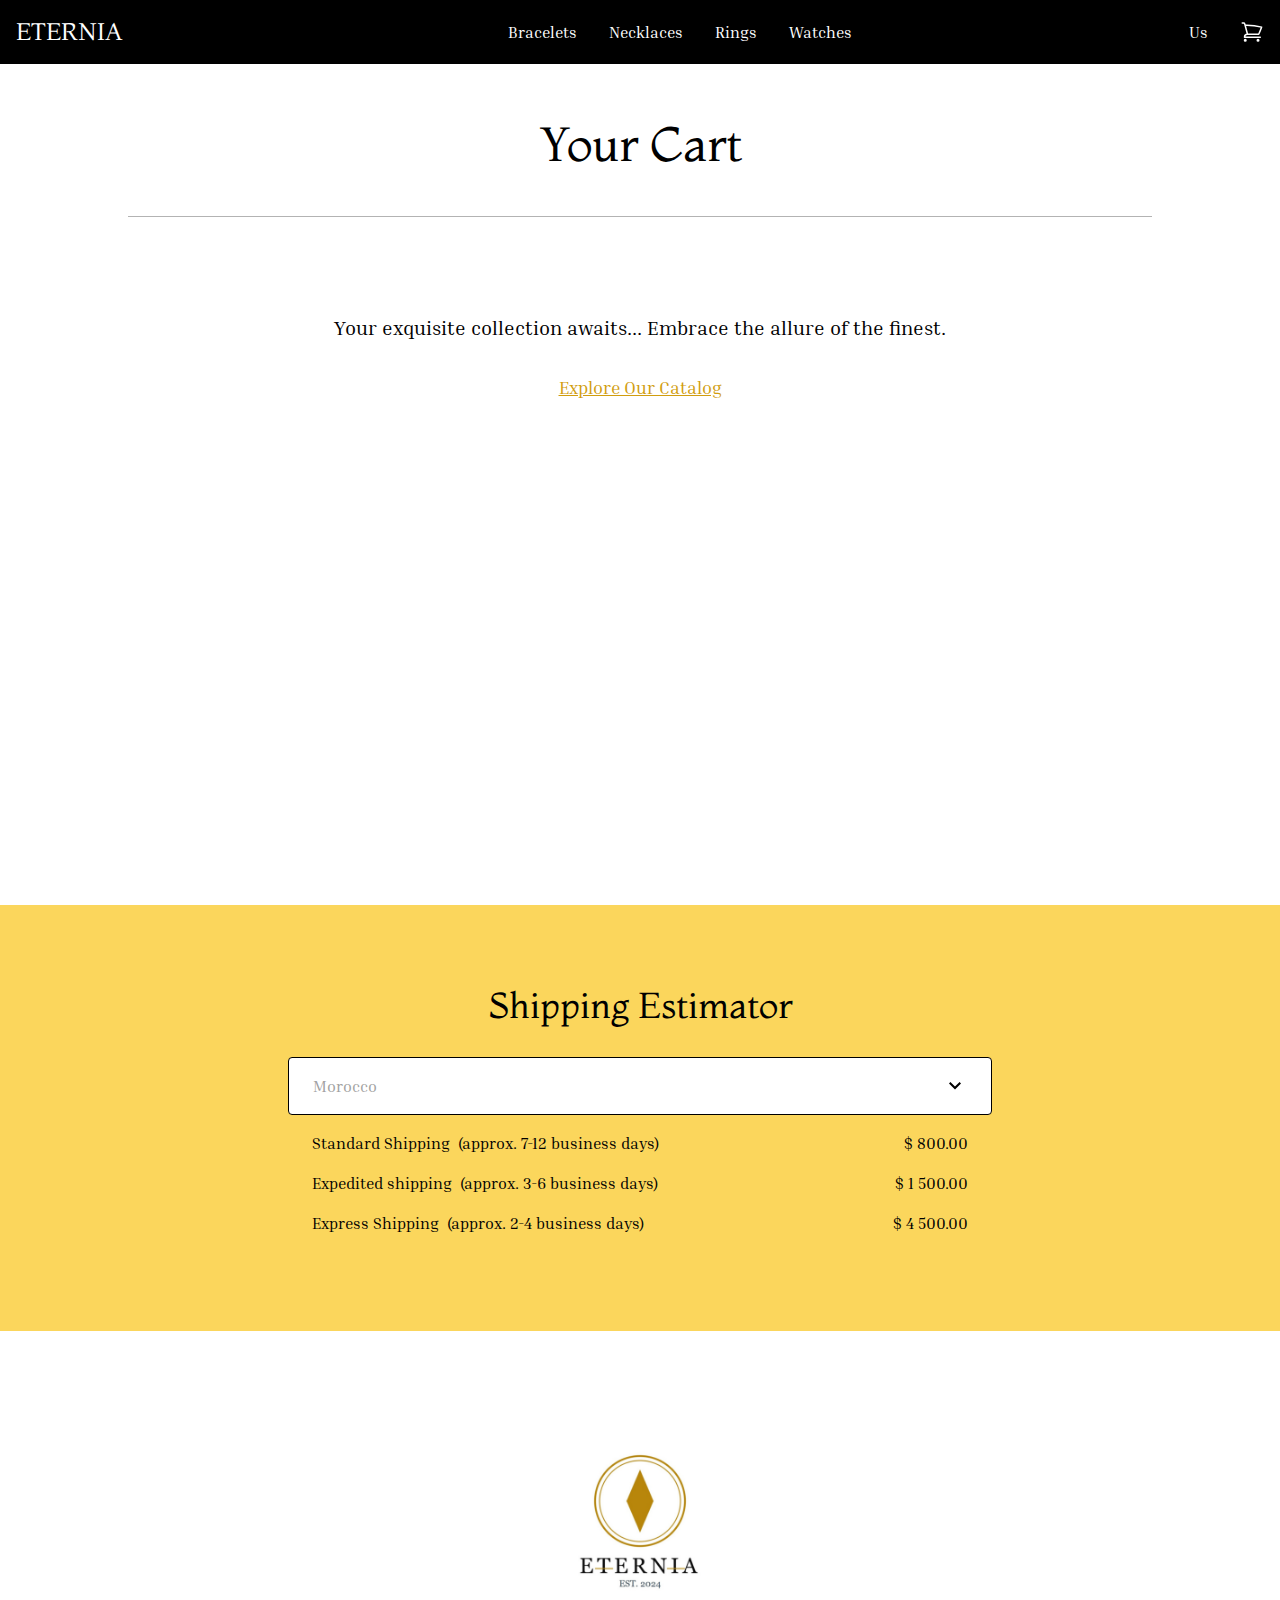
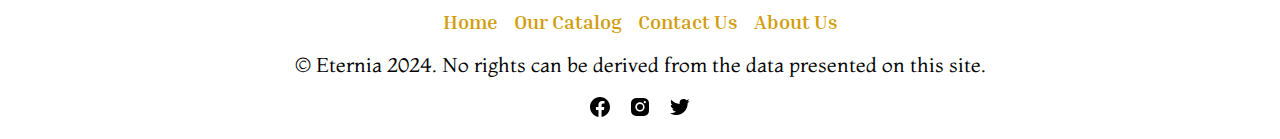
<file: assets/html/Cart.html>
<!DOCTYPE html>
<html lang="en">
  <head>
    <meta charset="UTF-8" />
    <meta name="viewport" content="width=device-width, initial-scale=1.0" />
    <meta name="description" content="Eternia for luxury accessories for men and women " />
    <meta name="keywords" content="Eternia, accessories, men,women,independent" />
    <meta name="author" content="CIMA team" />
    <title>ETERNIA || Your Forever Begins Here</title>

    <link rel="stylesheet" href="../css/tailwind/output.css" />
    <link rel="icon" href="../images/Logo/Favicon/fav-32-eternia.png" type="image/x-icon" />

    <link rel="preconnect" href="https://fonts.googleapis.com" />
    <link rel="preconnect" href="https://fonts.gstatic.com" crossorigin />
    <link
      href="https://fonts.googleapis.com/css2?family=Inria+Serif:ital,wght@0,300;0,400;0,700;1,300;1,400;1,700&family=Montaga&display=swap"
      rel="stylesheet"
    />
  </head>
  <body>
    <header class=" bg-black top-0 mb-14">
      <!-- Navbar -->
      <nav class="relative">
        <div class="px-4 mx-auto max-w-7xl">
          <div class="flex items-center justify-between h-16">
            <!-- Logo -->
            <p onclick="window.location.href='../../index.html'" class="cursor-pointer text-2xl font-montaga text-outline">
              E<span class="cursor-pointer hover:text-goldenrod" onclick="event.stopPropagation(); window.location.href='../html/Admin_page.html';">T</span>ERNIA
            </p>
    
            <!-- Menu Desktop -->
            <div class="hidden md:flex items-center justify-between flex-1 pl-12">
              <!-- Menu principal centré -->
              <div class="flex-1 flex justify-center space-x-8 font-inria">
                <a href="#" class=" hover:text-goldenrod text-outline navbar-link text-white">Bracelets</a>
                <a href="#" class=" hover:text-goldenrod text-outline navbar-link text-white">Necklaces</a>
                <a href="#" class=" hover:text-goldenrod text-outline navbar-link text-white">Rings</a>
                <a href="#" class=" hover:text-goldenrod text-outline navbar-link text-white">Watches</a>
              </div>
    
              <!-- Menu droite (Us + Panier) -->
              <div class="flex items-center space-x-8 font-inria">
                <a href="../html/About_Contact.html" class="hover:text-gray-200 lg:hover:text-goldenrod/80 text-outline text-white">Us</a>
                <button class="hover:text-gray-200 lg:hover:text-goldenrod/80 cart-icon">
                  <svg xmlns="http://www.w3.org/2000/svg" fill="none" viewBox="0 0 24 24" stroke-width="1.5"
                    stroke="currentColor" class="size-6 text-white">
                    <path stroke-linecap="round" stroke-linejoin="round"
                      d="M2.25 3h1.386c.51 0 .955.343 1.087.835l.383 1.437M7.5 14.25a3 3 0 0 0-3 3h15.75m-12.75-3h11.218c1.121-2.3 2.1-4.684 2.924-7.138a60.114 60.114 0 0 0-16.536-1.84M7.5 14.25 5.106 5.272M6 20.25a.75.75 0 1 1-1.5 0 .75.75 0 0 1 1.5 0Zm12.75 0a.75.75 0 1 1-1.5 0 .75.75 0 0 1 1.5 0Z" />
                  </svg>
                </button>
              </div>
            </div>
    
            <!-- Menu Mobile Button Cart -->
            <div class="flex items-center space-x-4 md:hidden">
              <button class="hover:text-gray-200 lg:hover:text-goldenrod/80 cart-icon">
                  <svg xmlns="http://www.w3.org/2000/svg" fill="none" viewBox="0 0 24 24" stroke-width="1.5"
                    stroke="currentColor" class="size-6 text-white">
                    <path stroke-linecap="round" stroke-linejoin="round"
                      d="M2.25 3h1.386c.51 0 .955.343 1.087.835l.383 1.437M7.5 14.25a3 3 0 0 0-3 3h15.75m-12.75-3h11.218c1.121-2.3 2.1-4.684 2.924-7.138a60.114 60.114 0 0 0-16.536-1.84M7.5 14.25 5.106 5.272M6 20.25a.75.75 0 1 1-1.5 0 .75.75 0 0 1 1.5 0Zm12.75 0a.75.75 0 1 1-1.5 0 .75.75 0 0 1 1.5 0Z" />
                  </svg>
                </button>
              <button class="" id="menuButton">
                <svg class="w-6 h-6 text-white" id="menuIcon" fill="none" stroke="currentColor" viewBox="0 0 24 24">
                  <path stroke-linecap="round" stroke-linejoin="round" stroke-width="2" d="M4 6h16M4 12h16M4 18h16" />
                </svg>
              </button>
            </div>
          </div>
    
          <!-- Menu Mobile -->
          <div class="absolute left-0 hidden w-full md:hidden" id="mobileMenu">
            <div class="flex flex-col items-center py-4 space-y-4 font-inria bg-white">
              <a href="../html/All_Products.html" class="hover:text-gray-200">Bracelets</a>
              <a href="../html/All_Products.html" class="hover:text-gray-200">Necklaces</a>
              <a href="../html/All_Products.html" class="hover:text-gray-200">Rings</a>
              <a href="../html/All_Products.html" class="hover:text-gray-200">Watches</a>
              <a href="../html/About_Contact.html" class="hover:text-gray-200">Us</a>
            </div>
          </div>
        </div>
      </nav>
    </header>
    
    <!-- Dynamic Product Sections Container -->
    <section class="elementOfNavbar w-full">
      <!-- Bracelet Products -->
      <div class="product-section w-full" id="bracelets-container">
        <div class="product-list visible grid grid-cols-4 gap-6 px-4 py-8 relative bg-white"
          data-category="bracelets">
        </div>
      </div>
    
      <!-- Necklace Products -->
      <div class="product-section w-full" id="necklaces-container">
        <div class="product-list visible grid grid-cols-4 gap-6 px-4 py-8 relative bg-white"
          data-category="necklaces">
        </div>
      </div>
    
      <!-- Ring Products -->
      <div class="product-section w-full" id="rings-container">
        <div class="product-list visible grid grid-cols-4 gap-6 px-4 py-8 relative bg-white"
          data-category="rings">
        </div>
      </div>
    
      <!-- Watch Products -->
      <div class="product-section w-full" id="watches-container">
        <div class="product-list visible grid grid-cols-4 gap-6 px-4 py-8 relative bg-white"
          data-category="watches">
        </div>
      </div>
    </section>
    <main class=" text-center font-inria relative">
      <h1 class="font-montaga text-5xl mb-12">Your Cart</h1>

      <!-- Purchased Section -->
      <section id="purchased" class="mb-28 max-w-md sm:max-w-xl md:max-w-3xl lg:max-w-5xl mx-auto">
        <div id="purchased-items-container" class="overflow-y-auto h-[577px]">

          <!-- <div class="w-full h-px bg-gray_used_in_divider_lines"></div> -->
          
          <!-- <article class="py-11 h-min border-b border-gray_used_in_divider_lines flex flex-col 503:flex-row justify-between">
          <div class="flex gap-4">
            <img class="object-cover border border-[rgba(0,0,0,0.24)] mb-4" src="../images/Products/Bracelets/Men/Product 1/BMP1-3.webp" alt="" width="148" height="200">
            <div class="flex flex-col text-left pt-4">
              <h1 class="text-xl md:text-4xl font-montaga">Luminous Embrace</h1>
              <p class="text-xl text-darkGolden">$ 4599</p>
            </div>
          </div>
        <div class="flex flex-col gap-4 self-center pr-4">
          <div class="flex items-center gap-2">
            <label class="text-gray_used_in_small_text text-nowrap">Qty :</label>
            <div class="flex items-center border-2">
              <button class="w-8 h-8 bg-button_divs_background flex items-center justify-center">
                <img src="../images/Icons/minus.svg" alt="">
              </button>
              <input type="text" value="3" class="w-12 h-8 text-center">
              <button class="w-8 h-8 bg-button_divs_background flex items-center justify-center">
                <img src="../images/Icons/plus.svg" alt="">
              </button>
            </div>
          </div>
          
          <div class="flex items-center gap-2 self-end">
            <label class="text-gray_used_in_small_text">Size :</label>
            <div class="relative inline-block border-2">
                <select class="w-24 h-8 pl-3 pr-8 bg-white cursor-pointer focus:outline-none">
                    <option>6</option>
                    <option>7</option>
                    <option>8</option>
                    <option>9</option>
                    <option>10</option>
                  </select>
                  <div class="absolute inset-y-0 right-0 flex items-center px-2 pointer-events-none bg-button_divs_background">
                    <img src="../images/Icons/arrow down.svg" alt="Dropdown arrow" class="w-4 h-4">
                  </div>
                </div>
              </div>
            </article>
            
        <article class="py-11 h-min border-b border-gray_used_in_divider_lines flex flex-col 503:flex-row justify-between">
          <div class="flex gap-4">
            <img class="object-cover border border-[rgba(0,0,0,0.24)] mb-4" src="../images/Products/Bracelets/Men/Product 1/BMP1-3.webp" alt="" width="148" height="200">
            <div class="flex flex-col text-left pt-4">
              <h1 class="text-xl md:text-4xl font-montaga">Luminous Embrace</h1>
              <p class="text-xl text-darkGolden">$ 4599</p>
            </div>
          </div>
          <div class="flex flex-col gap-4 self-center pr-4">
            <div class="flex items-center gap-2">
              <label class="text-gray_used_in_small_text text-nowrap">Qty :</label>
              <div class="flex items-center border-2">
                <button class="w-8 h-8 bg-button_divs_background flex items-center justify-center">
                  <img src="../images/Icons/minus.svg" alt="">
                </button>
                <input type="text" value="3" class="w-12 h-8 text-center">
                <button class="w-8 h-8 bg-button_divs_background flex items-center justify-center">
                  <img src="../images/Icons/plus.svg" alt="">
                </button>
              </div>
            </div>
            
              <div class="flex items-center gap-2 self-end">
                <label class="text-gray_used_in_small_text">Size :</label>
                <div class="relative inline-block border-2">
                  <select class="w-24 h-8 pl-3 pr-8 bg-white cursor-pointer focus:outline-none">
                      <option>6</option>
                      <option>7</option>
                      <option>8</option>
                      <option>9</option>
                      <option>10</option>
                    </select>
                    <div class="absolute inset-y-0 right-0 flex items-center px-2 pointer-events-none bg-button_divs_background">
                      <img src="../images/Icons/arrow down.svg" alt="Dropdown arrow" class="w-4 h-4">
                    </div>
                  </div>
              </div>
            </article>

        <article class="py-11 h-min border-b border-gray_used_in_divider_lines flex flex-col 503:flex-row justify-between">
          <div class="flex gap-4">
            <img class="object-cover border border-[rgba(0,0,0,0.24)] mb-4" src="../images/Products/Bracelets/Men/Product 1/BMP1-3.webp" alt="" width="148" height="200">
            <div class="flex flex-col text-left pt-4">
              <h1 class="text-xl md:text-4xl font-montaga">Luminous Embrace</h1>
              <p class="text-xl text-darkGolden">$ 4599</p>
            </div>
          </div>
          <div class="flex flex-col gap-4 self-center pr-4">
            <div class="flex items-center gap-2">
              <label class="text-gray_used_in_small_text text-nowrap">Qty :</label>
              <div class="flex items-center border-2">
                <button class="w-8 h-8 bg-button_divs_background flex items-center justify-center">
                  <img src="../images/Icons/minus.svg" alt="">
                </button>
                <input type="text" value="3" class="w-12 h-8 text-center">
                <button class="w-8 h-8 bg-button_divs_background flex items-center justify-center">
                  <img src="../images/Icons/plus.svg" alt="">
                </button>
              </div>
            </div>
            
              <div class="flex items-center gap-2 self-end">
                <label class="text-gray_used_in_small_text">Size :</label>
                <div class="relative inline-block border-2">
                  <select class="w-24 h-8 pl-3 pr-8 bg-white cursor-pointer focus:outline-none">
                      <option>6</option>
                      <option>7</option>
                      <option>8</option>
                      <option>9</option>
                      <option>10</option>
                    </select>
                    <div class="absolute inset-y-0 right-0 flex items-center px-2 pointer-events-none bg-button_divs_background">
                      <img src="../images/Icons/arrow down.svg" alt="Dropdown arrow" class="w-4 h-4">
                    </div>
                  </div>
                </div>
        </article> -->
      </div>

        <article id="rm-subtotal" class="flex justify-between pt-7 font-montaga text-2xl mb-20">
          <p>SubTotal</p>
              <p id="subtotal"></p>
            </article>

            <div id="cart-buttons" class="sm:w-full w-2/3 flex text-center flex-col items-center justify-center gap-3 sm:gap-5 md:gap-10 sm:flex-row sm:justify-center font-inria text-sm sm:text-xl mx-auto">
              <button id="pdf" class="py-2 px-16 sm:px-10 md:px-20 bg-button_divs_background rounded w-full sm:w-auto outline-none focus:ring-4 shadow-lg transform active:scale-75 transition-transform">Estimate in PDF</button>
              <button id="checkout" class="py-2 px-16 sm:px-10 md:px-20 bg-button_divs_background rounded w-full sm:w-auto outline-none focus:ring-4 shadow-lg transform active:scale-75 transition-transform"><a href="">Checkout</a></button>
            </div>
            
            
          </section>

          <!-- Shipping Estimator Section -->
          <section id="shipping_estimator" class="bg-button_divs_background w-full py-20 flex items-center justify-center mb-20">
            <div class="max-w-3xl w-full px-4 sm:px-6 lg:px-8">
              <h1 class="text-4xl font-montaga text-center mb-8">Shipping Estimator</h1>
              <div class="overflow-hidden">
                <div class="flex items-center justify-between px-6 py-4 border bg-white rounded">
                  <span id="selected-country" class="text-[#A1A1A1]" >Morocco</span>
                  <button class="focus:outline-none">
                    <img src="../images/Icons/arrow down.svg" alt="">
                  </button>
                </div>
                <div class="hidden max-h-64 overflow-y-auto" id="country-list">

                </div>
                <div class="px-6 py-4 space-y-4">
                  <div class="flex flex-col 503:flex-row items-center justify-between">
                    <span class="flex flex-col 503:flex-row gap-2" >Standard Shipping<span>(approx. 7-12 business days)</span></span>
                    <span >$ 800.00</span>
                  </div>
                  <div class="flex flex-col 503:flex-row items-center justify-between">
                    <span class="flex flex-col 503:flex-row gap-2">Expedited shipping <span>(approx. 3-6 business days)</span></span>
                    <span >$ 1 500.00</span>
                  </div>
                  <div class="flex flex-col 503:flex-row items-center justify-between">
                    <span class="flex flex-col 503:flex-row gap-2">Express Shipping <span>(approx. 2-4 business days)</span></span>
                    <span >$ 4 500.00</span>
                  </div>
                </div>
              </div>
            </div>
          </section>
          
          <!-- animation div after checkout is clicked -->
          <div id="purchase-animation" class="fixed inset-0 flex items-center justify-center bg-white z-50" style="display: none;">
            <svg width="750" height="150" viewBox="0 0 600 150" xmlns="http://www.w3.org/2000/svg">
              <text x="50%" y="50%" text-anchor="middle" fill="none" stroke="#DAA520" stroke-width="2" font-size="50" font-family="Arial" dy=".35em">
                Thank you for your purchase!
              </text>
            </svg>
          </div>
          
          

    </main>
    <!-- footer section -->
    <footer class="font-inria flex flex-col items-center mb-5 gap-4 px-3">
      <a href="../../index.html"><img src="../images/Logo/logo-eternia-400-400.png" alt="" width="180" height="180"></a>
      <div class="flex gap-4 text-goldenrod font-semibold text-xs sm:text-base lg:text-xl">
          <a href="../../index.html">Home</a>
          <a href="../html/All_Products.html">Our Catalog</a>
          <a href="../html/About_Contact.html#contact-us">Contact Us</a>
          <a href="../html/About_Contact.html">About Us</a>
      </div>
      <P class="font-montaga text-xs text-center sm:text-sm lg:text-xl">&copy; Eternia 2024. No rights can be derived from the data presented on this site.</P>
      <div class="flex gap-4">
          <img class="cursor-pointer" src="../images/Icons/facebook.svg" alt="our facebook social media page">
          <img class="cursor-pointer" src="../images/Icons/instagram.svg" alt="our instagram social media page">
          <img class="cursor-pointer" src="../images/Icons/twitter.svg" alt="our twitter social media page">
      </div>
  </footer>

  <script src="../js/header.js"></script>
    <script src="../js/Cart_pop_up.js"></script>
    <script src="../js/Cart.js"></script>
  </body>
</html>
</file>
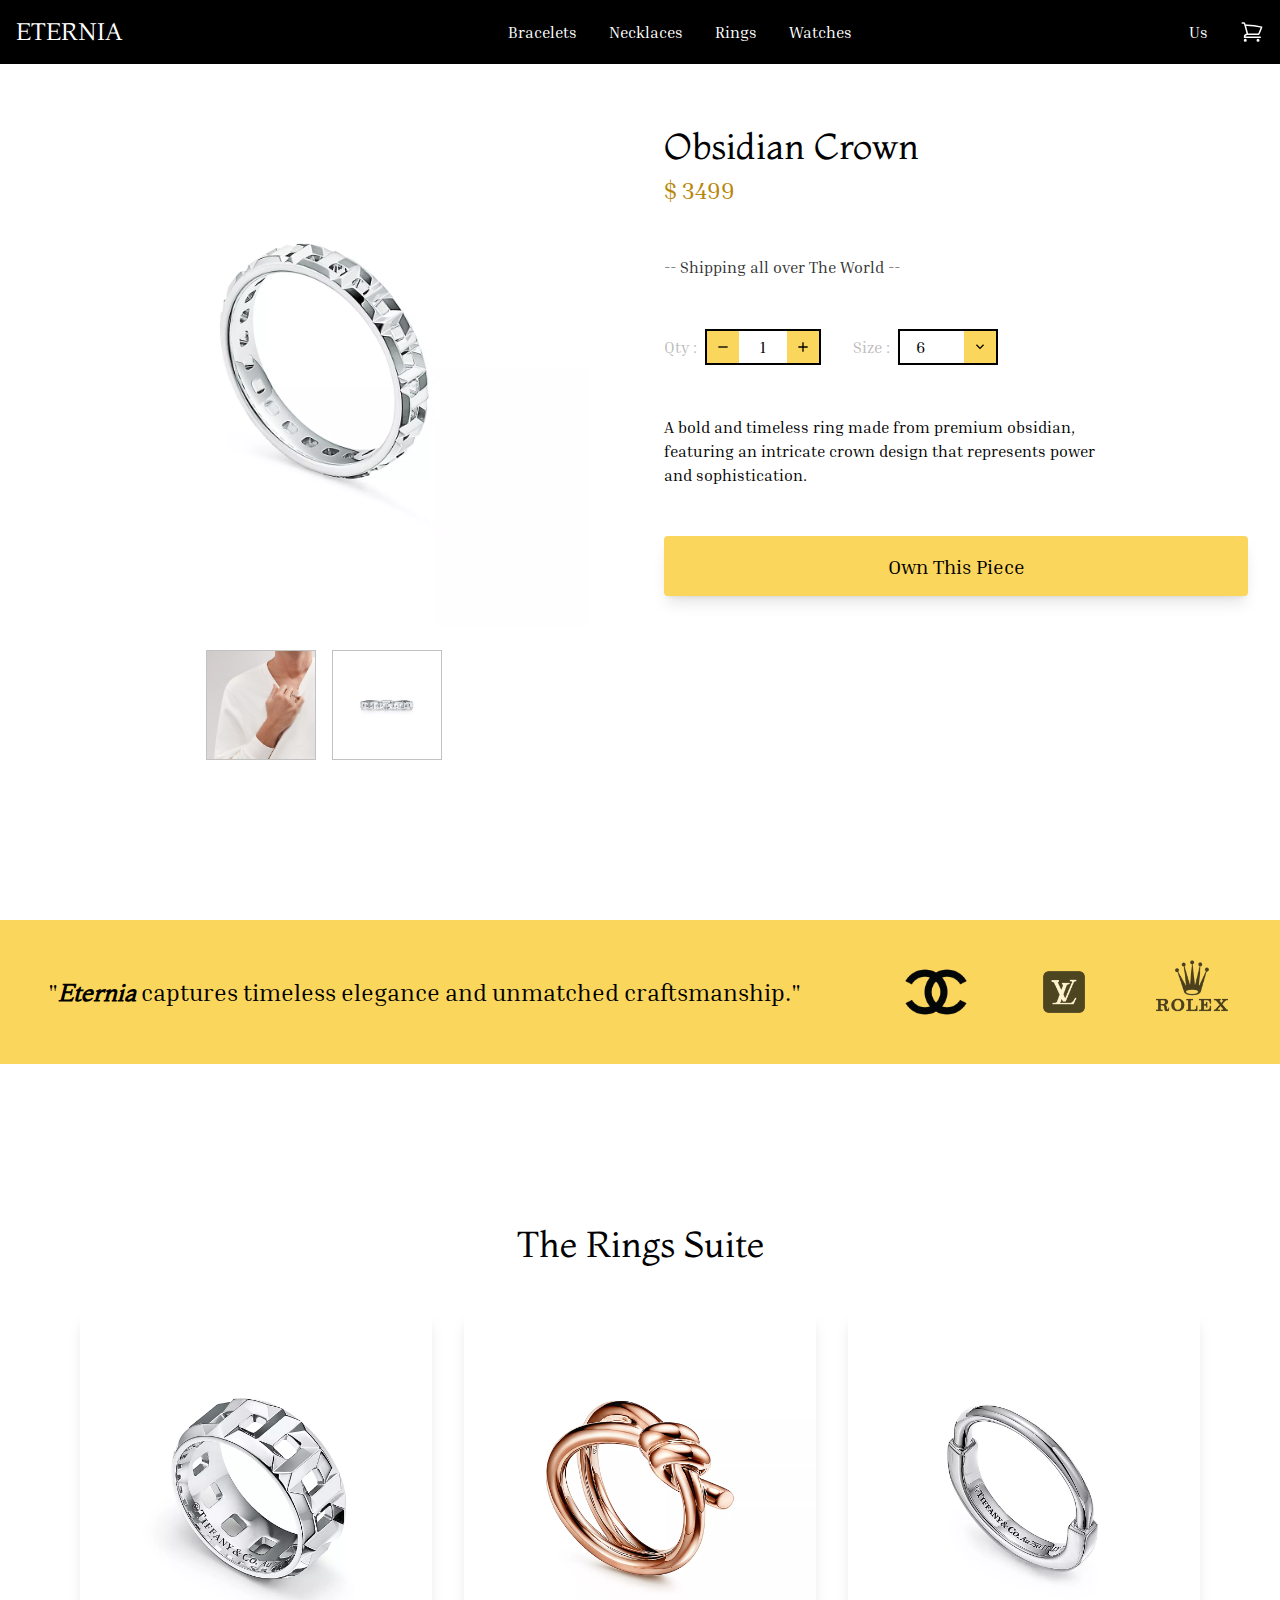
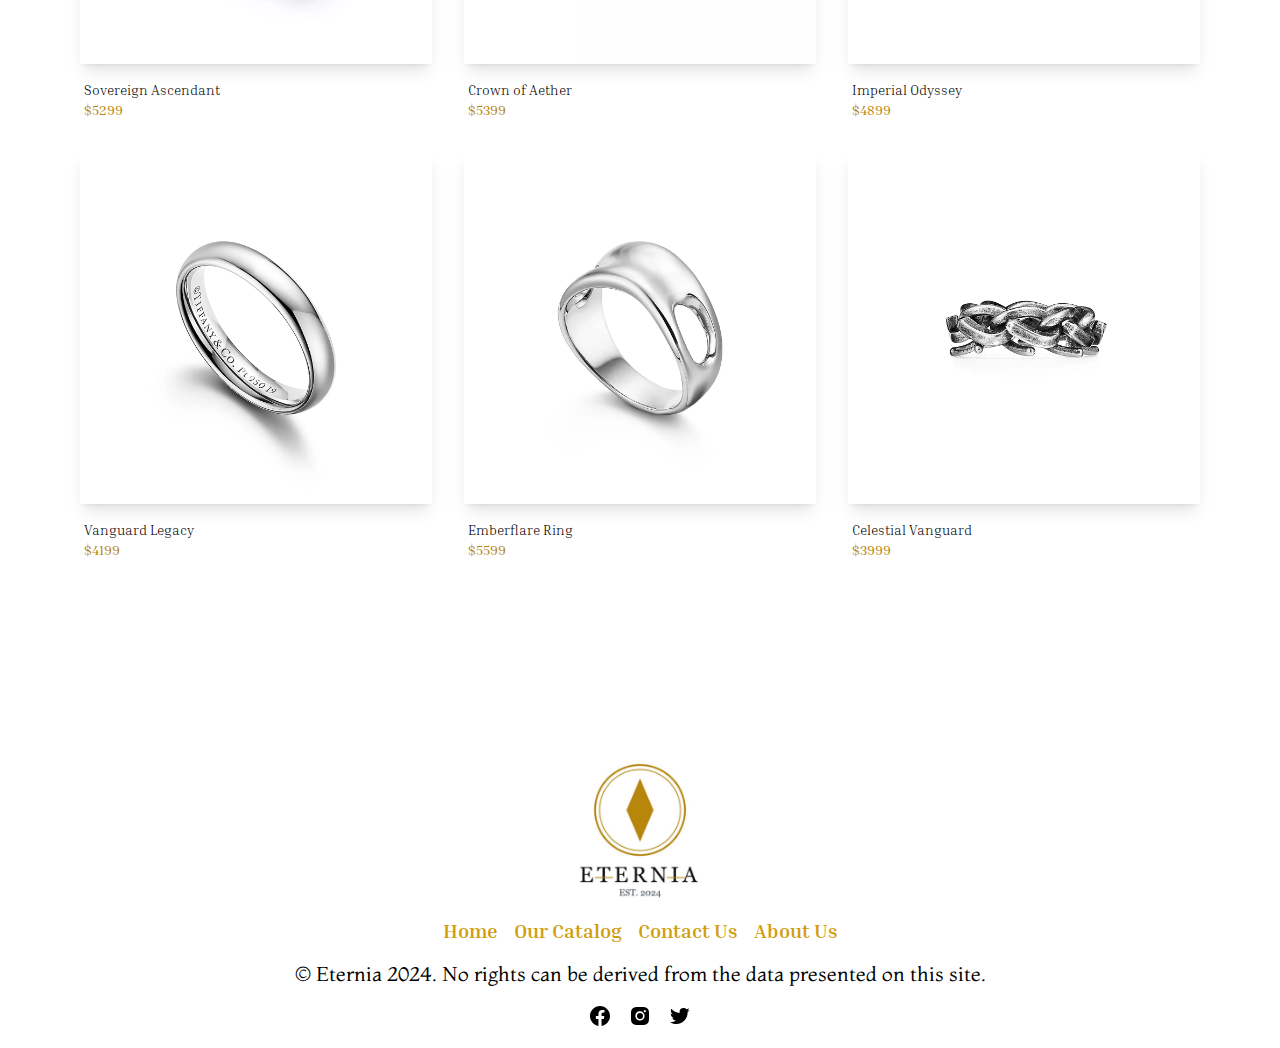
<file: assets/html/Descri_page.html>
<!DOCTYPE html>
<html lang="en">
  <head>
    <meta charset="UTF-8" />
    <meta name="viewport" content="width=device-width, initial-scale=1.0" />
    <meta name="description" content="Eternia for luxury accessories for men and women " />
    <meta name="keywords" content="Eternia, accessories, men,women,independent" />
    <meta name="author" content="CIMA team" />
    <title>ETERNIA || Your Forever Begins Here</title>

    <link rel="stylesheet" href="../css/tailwind/output.css" />
    <link rel="icon" href="../images/Logo/Favicon/fav-32-eternia.png" type="image/x-icon" />

    <link rel="preconnect" href="https://fonts.googleapis.com" />
    <link rel="preconnect" href="https://fonts.gstatic.com" crossorigin />
    <link
      href="https://fonts.googleapis.com/css2?family=Inria+Serif:ital,wght@0,300;0,400;0,700;1,300;1,400;1,700&family=Montaga&display=swap"
      rel="stylesheet"
    />
  </head>
  <body>
    <header class=" bg-black top-0">
        <!-- Navbar -->
        <nav class="relative">
          <div class="px-4 mx-auto max-w-7xl">
            <div class="flex items-center justify-between h-16">
              <!-- Logo -->
              <p onclick="window.location.href='../../index.html'" class="cursor-pointer text-2xl font-montaga text-outline">
                E<span class="cursor-pointer hover:text-goldenrod" onclick="event.stopPropagation(); window.location.href='../html/Admin_page.html';">T</span>ERNIA
              </p>
      
              <!-- Menu Desktop -->
              <div class="hidden md:flex items-center justify-between flex-1 pl-12">
                <!-- Menu principal centré -->
                <div class="flex-1 flex justify-center space-x-8 font-inria">
                  <a href="#" class=" hover:text-goldenrod text-outline navbar-link text-white">Bracelets</a>
                  <a href="#" class=" hover:text-goldenrod text-outline navbar-link text-white">Necklaces</a>
                  <a href="#" class=" hover:text-goldenrod text-outline navbar-link text-white">Rings</a>
                  <a href="#" class=" hover:text-goldenrod text-outline navbar-link text-white">Watches</a>
                </div>
      
                <!-- Menu droite (Us + Panier) -->
                <div class="flex items-center space-x-8 font-inria">
                  <a href="../html/About_Contact.html" class="hover:text-gray-200 lg:hover:text-goldenrod/80 text-outline text-white">Us</a>
                  <button class="hover:text-gray-200 lg:hover:text-goldenrod/80 cart-icon">
                    <svg xmlns="http://www.w3.org/2000/svg" fill="none" viewBox="0 0 24 24" stroke-width="1.5"
                      stroke="currentColor" class="size-6 text-white">
                      <path stroke-linecap="round" stroke-linejoin="round"
                        d="M2.25 3h1.386c.51 0 .955.343 1.087.835l.383 1.437M7.5 14.25a3 3 0 0 0-3 3h15.75m-12.75-3h11.218c1.121-2.3 2.1-4.684 2.924-7.138a60.114 60.114 0 0 0-16.536-1.84M7.5 14.25 5.106 5.272M6 20.25a.75.75 0 1 1-1.5 0 .75.75 0 0 1 1.5 0Zm12.75 0a.75.75 0 1 1-1.5 0 .75.75 0 0 1 1.5 0Z" />
                    </svg>
                  </button>
                </div>
              </div>
      
              <!-- Menu Mobile Button Cart -->
              <div class="flex items-center space-x-4 md:hidden">
                <button class="hover:text-gray-200 lg:hover:text-goldenrod/80 cart-icon">
                    <svg xmlns="http://www.w3.org/2000/svg" fill="none" viewBox="0 0 24 24" stroke-width="1.5"
                      stroke="currentColor" class="size-6 text-white">
                      <path stroke-linecap="round" stroke-linejoin="round"
                        d="M2.25 3h1.386c.51 0 .955.343 1.087.835l.383 1.437M7.5 14.25a3 3 0 0 0-3 3h15.75m-12.75-3h11.218c1.121-2.3 2.1-4.684 2.924-7.138a60.114 60.114 0 0 0-16.536-1.84M7.5 14.25 5.106 5.272M6 20.25a.75.75 0 1 1-1.5 0 .75.75 0 0 1 1.5 0Zm12.75 0a.75.75 0 1 1-1.5 0 .75.75 0 0 1 1.5 0Z" />
                    </svg>
                  </button>
                <button class="" id="menuButton">
                  <svg class="w-6 h-6 text-white" id="menuIcon" fill="none" stroke="currentColor" viewBox="0 0 24 24">
                    <path stroke-linecap="round" stroke-linejoin="round" stroke-width="2" d="M4 6h16M4 12h16M4 18h16" />
                  </svg>
                </button>
              </div>
            </div>
      
            <!-- Menu Mobile -->
            <div class="absolute left-0 hidden w-full md:hidden" id="mobileMenu">
              <div class="flex flex-col items-center py-4 space-y-4 font-inria bg-white">
                <a href="../html/All_Products.html" class="hover:text-gray-200">Bracelets</a>
                <a href="../html/All_Products.html" class="hover:text-gray-200">Necklaces</a>
                <a href="../html/All_Products.html" class="hover:text-gray-200">Rings</a>
                <a href="../html/All_Products.html" class="hover:text-gray-200">Watches</a>
                <a href="../html/About_Contact.html" class="hover:text-gray-200">Us</a>
              </div>
            </div>
          </div>
        </nav>
      </header>
      
      <!-- Dynamic Product Sections Container -->
      <section class="elementOfNavbar w-full">
        <!-- Bracelet Products -->
        <div class="product-section w-full" id="bracelets-container">
          <div class="product-list visible grid grid-cols-4 gap-6 px-4 py-8 relative bg-white"
            data-category="bracelets">
          </div>
        </div>
      
        <!-- Necklace Products -->
        <div class="product-section w-full" id="necklaces-container">
          <div class="product-list visible grid grid-cols-4 gap-6 px-4 py-8 relative bg-white"
            data-category="necklaces">
          </div>
        </div>
      
        <!-- Ring Products -->
        <div class="product-section w-full" id="rings-container">
          <div class="product-list visible grid grid-cols-4 gap-6 px-4 py-8 relative bg-white"
            data-category="rings">
          </div>
        </div>
      
        <!-- Watch Products -->
        <div class="product-section w-full" id="watches-container">
          <div class="product-list visible grid grid-cols-4 gap-6 px-4 py-8 relative bg-white"
            data-category="watches">
          </div>
        </div>
      </section>

    
    <main class=" mx-auto relative ">
    <!-- Product Description Section -->
    <section class="max-w-7xl grid grid-cols-1 lg:grid-cols-2 gap-12 container mx-auto mb-32 px-4 lg:px-8 py-8">
        <!-- Left Side - Image Gallery -->
        <article class="flex flex-col items-center gap-6">
            <div class="w-full max-w-[530px] aspect-square overflow-hidden">
                <img 
                    src="" 
                    alt="Product Main Image" 
                    width="530" 
                    height="530" 
                    class="w-full h-full object-cover shadow-lg transition-transform duration-200"
                >
            </div>
            <div class="flex justify-center gap-4 w-full max-w-[530px] flex-wrap">
            </div>
        </article>
    
        <!-- Right Side - Product Details -->
        <article class="flex flex-col text-center gap-5 lg:text-left lg:justify-evenly lg:h-[530px] font-inria">
            <div class="space-y-2">
                <h1 class="text-4xl font-montaga"></h1>
                <p class="text-gray_used_in_small_text">Out of Stock</p>
                <p class="text-2xl text-darkGolden"></p>
            </div>
    
            <p class="text-[#333333] mt-6 lg:mt-0">-- Shipping all over The World --</p>
    
            <div class="flex flex-wrap justify-center lg:justify-start gap-8 mt-6 lg:mt-0">
                <div class="flex items-center gap-2">
                    <label class="text-gray_used_in_small_text">Qty :</label>
                    <div class="flex items-center border-2">
                        <button class="w-8 h-8 bg-button_divs_background flex items-center justify-center quantity-btn" data-action="decrease">
                            <img src="../images/Icons/minus.svg" alt="Decrease quantity">
                        </button>
                        <input type="text" value="1" class="w-12 h-8 text-center quantity-input" min="1" max="99">
                        <button class="w-8 h-8 bg-button_divs_background flex items-center justify-center quantity-btn" data-action="increase">
                            <img src="../images/Icons/plus.svg" alt="Increase quantity">
                        </button>
                    </div>
                </div>
    
                <div class="flex items-center gap-2">
                    <label class="text-gray_used_in_small_text">Size :</label>
                    <div class="relative inline-block border-2">
                        <select class="w-24 h-8 pl-3 pr-8 bg-white cursor-pointer focus:outline-none size-select">
                            <option value="6">6</option>
                            <option value="7">7</option>
                            <option value="8">8</option>
                            <option value="9">9</option>
                            <option value="10">10</option>
                        </select>
                        <div class="absolute inset-y-0 right-0 flex items-center px-2 pointer-events-none bg-button_divs_background">
                            <img src="../images/Icons/arrow down.svg" alt="Dropdown arrow" class="w-4 h-4">
                        </div>
                    </div>
                </div>
            </div>
    
            <p class="text-gray-700 max-w-md mx-auto lg:mx-0 mt-6 lg:mt-0 product-description"></p>
    
            <button class="add-to-cart-btn w-1/2 lg:w-full mx-auto rounded bg-button_divs_background py-4 text-xl font-medium mt-6 lg:mt-0 outline-none focus:ring-4 shadow-lg transform active:scale-75 transition-transform add-to-cart-btn">
                Own This Piece
            </button>
        </article>
    </section>

    <!-- Brands Testimonials Section -->
    <section id="testimonials" class="w-full bg-[#FBD65C] mb-32 px-6 font-inria">
        <div class="mx-auto px-6 py-8">
            <div class="flex flex-col md:flex-row items-center justify-between md:gap-8">

                <!-- Quotes Container -->
                <div class="w-full md:flex-1 min-h-[80px] relative flex items-center">
                    <div class="w-full relative h-20 text-center md:text-left flex items-center">
                        <p class="quote active absolute w-full left-0 text-xl md:text-2xl" data-brand="Chanel">
                            "<span class="font-bold italic font-montaga">Eternia</span> captures timeless elegance and unmatched craftsmanship."
                        </p>
                        <p class="quote absolute w-full left-0 text-xl md:text-2xl" data-brand="LouisVuitton">
                            "<span class="font-bold italic font-montaga">Eternia</span> redefines luxury with creativity and sophistication."
                        </p>
                        <p class="quote absolute w-full left-0 text-xl md:text-2xl" data-brand="Rolex">
                            "<span class="font-bold italic font-montaga">Eternia</span> stands as a symbol of precision and luxury."
                        </p>
                    </div>
                </div>

                <!-- Logos Container -->
                <div class="flex items-center gap-8 md:gap-12">
                    <div class="testimonial active cursor-pointer w-16 md:w-20" data-brand="Chanel">
                        <img src="../images/brand logo/Chanel.png" alt="Chanel" class="w-full h-auto">
                    </div>
                    <div class="testimonial cursor-pointer w-16 md:w-20" data-brand="LouisVuitton">
                        <img src="../images/brand logo/Louis viton.png" alt="Louis Vuitton" class="w-full h-auto">
                    </div>
                    <div class="testimonial cursor-pointer w-16 md:w-20" data-brand="Rolex">
                        <img src="../images/brand logo/Rolex.png" alt="Rolex" class="w-full h-auto">
                    </div>
                </div>
            </div>
        </div>
    </section>

    <!-- The Category Suite -->
    <section class="suite mb-32">
        <div class="container mx-auto px-4 max-w-6xl py-8 font-inria">
            <header class="mb-12">
                <h1 class="text-4xl text-center font-montaga">The <span id="category-name">  </span> Suite</h1>
            </header>
            <main id="related-products" class="grid grid-cols-1 sm:grid-cols-2 lg:grid-cols-3 gap-8">
            </main>
        </div>
    </section>
    </main>

    <!-- footer section -->
    <footer class="font-inria flex flex-col items-center mb-5 gap-4 px-3 relative">
        <a href="../../index.html"><img src="../images/Logo/logo-eternia-400-400.png" alt="" width="180" height="180"></a>
        <div class="flex gap-4 text-goldenrod font-semibold text-xs sm:text-base lg:text-xl">
            <a href="../../index.html">Home</a>
            <a href="../html/All_Products.html">Our Catalog</a>
            <a href="../html/About_Contact.html#contact-us">Contact Us</a>
            <a href="../html/About_Contact.html">About Us</a>
        </div>
        <P class="font-montaga text-xs text-center sm:text-sm lg:text-xl">&copy; Eternia 2024. No rights can be derived from the data presented on this site.</P>
        <div class="flex gap-4">
            <img class="cursor-pointer" src="../images/Icons/facebook.svg" alt="our facebook social media page">
            <img class="cursor-pointer" src="../images/Icons/instagram.svg" alt="our instagram social media page">
            <img class="cursor-pointer" src="../images/Icons/twitter.svg" alt="our twitter social media page">
        </div>
    </footer>

    <script src="../js/header.js"></script>
    <script src="../js/Cart_pop_up.js"></script>
    <script src="../js/Desc_page.js"></script>
  </body>
</html>
</file>
<file: assets/css/tailwind/output.css>
*, ::before, ::after {
  --tw-border-spacing-x: 0;
  --tw-border-spacing-y: 0;
  --tw-translate-x: 0;
  --tw-translate-y: 0;
  --tw-rotate: 0;
  --tw-skew-x: 0;
  --tw-skew-y: 0;
  --tw-scale-x: 1;
  --tw-scale-y: 1;
  --tw-pan-x:  ;
  --tw-pan-y:  ;
  --tw-pinch-zoom:  ;
  --tw-scroll-snap-strictness: proximity;
  --tw-gradient-from-position:  ;
  --tw-gradient-via-position:  ;
  --tw-gradient-to-position:  ;
  --tw-ordinal:  ;
  --tw-slashed-zero:  ;
  --tw-numeric-figure:  ;
  --tw-numeric-spacing:  ;
  --tw-numeric-fraction:  ;
  --tw-ring-inset:  ;
  --tw-ring-offset-width: 0px;
  --tw-ring-offset-color: #fff;
  --tw-ring-color: rgb(59 130 246 / 0.5);
  --tw-ring-offset-shadow: 0 0 #0000;
  --tw-ring-shadow: 0 0 #0000;
  --tw-shadow: 0 0 #0000;
  --tw-shadow-colored: 0 0 #0000;
  --tw-blur:  ;
  --tw-brightness:  ;
  --tw-contrast:  ;
  --tw-grayscale:  ;
  --tw-hue-rotate:  ;
  --tw-invert:  ;
  --tw-saturate:  ;
  --tw-sepia:  ;
  --tw-drop-shadow:  ;
  --tw-backdrop-blur:  ;
  --tw-backdrop-brightness:  ;
  --tw-backdrop-contrast:  ;
  --tw-backdrop-grayscale:  ;
  --tw-backdrop-hue-rotate:  ;
  --tw-backdrop-invert:  ;
  --tw-backdrop-opacity:  ;
  --tw-backdrop-saturate:  ;
  --tw-backdrop-sepia:  ;
  --tw-contain-size:  ;
  --tw-contain-layout:  ;
  --tw-contain-paint:  ;
  --tw-contain-style:  ;
}

::backdrop {
  --tw-border-spacing-x: 0;
  --tw-border-spacing-y: 0;
  --tw-translate-x: 0;
  --tw-translate-y: 0;
  --tw-rotate: 0;
  --tw-skew-x: 0;
  --tw-skew-y: 0;
  --tw-scale-x: 1;
  --tw-scale-y: 1;
  --tw-pan-x:  ;
  --tw-pan-y:  ;
  --tw-pinch-zoom:  ;
  --tw-scroll-snap-strictness: proximity;
  --tw-gradient-from-position:  ;
  --tw-gradient-via-position:  ;
  --tw-gradient-to-position:  ;
  --tw-ordinal:  ;
  --tw-slashed-zero:  ;
  --tw-numeric-figure:  ;
  --tw-numeric-spacing:  ;
  --tw-numeric-fraction:  ;
  --tw-ring-inset:  ;
  --tw-ring-offset-width: 0px;
  --tw-ring-offset-color: #fff;
  --tw-ring-color: rgb(59 130 246 / 0.5);
  --tw-ring-offset-shadow: 0 0 #0000;
  --tw-ring-shadow: 0 0 #0000;
  --tw-shadow: 0 0 #0000;
  --tw-shadow-colored: 0 0 #0000;
  --tw-blur:  ;
  --tw-brightness:  ;
  --tw-contrast:  ;
  --tw-grayscale:  ;
  --tw-hue-rotate:  ;
  --tw-invert:  ;
  --tw-saturate:  ;
  --tw-sepia:  ;
  --tw-drop-shadow:  ;
  --tw-backdrop-blur:  ;
  --tw-backdrop-brightness:  ;
  --tw-backdrop-contrast:  ;
  --tw-backdrop-grayscale:  ;
  --tw-backdrop-hue-rotate:  ;
  --tw-backdrop-invert:  ;
  --tw-backdrop-opacity:  ;
  --tw-backdrop-saturate:  ;
  --tw-backdrop-sepia:  ;
  --tw-contain-size:  ;
  --tw-contain-layout:  ;
  --tw-contain-paint:  ;
  --tw-contain-style:  ;
}

/*
! tailwindcss v3.4.14 | MIT License | https://tailwindcss.com
*/

/*
1. Prevent padding and border from affecting element width. (https://github.com/mozdevs/cssremedy/issues/4)
2. Allow adding a border to an element by just adding a border-width. (https://github.com/tailwindcss/tailwindcss/pull/116)
*/

*,
::before,
::after {
  box-sizing: border-box;
  /* 1 */
  border-width: 0;
  /* 2 */
  border-style: solid;
  /* 2 */
  border-color: currentColor;
  /* 2 */
}

::before,
::after {
  --tw-content: '';
}

/*
1. Use a consistent sensible line-height in all browsers.
2. Prevent adjustments of font size after orientation changes in iOS.
3. Use a more readable tab size.
4. Use the user's configured `sans` font-family by default.
5. Use the user's configured `sans` font-feature-settings by default.
6. Use the user's configured `sans` font-variation-settings by default.
7. Disable tap highlights on iOS
*/

html,
:host {
  line-height: 1.5;
  /* 1 */
  -webkit-text-size-adjust: 100%;
  /* 2 */
  -moz-tab-size: 4;
  /* 3 */
  -o-tab-size: 4;
     tab-size: 4;
  /* 3 */
  font-family: ui-sans-serif, system-ui, sans-serif, "Apple Color Emoji", "Segoe UI Emoji", "Segoe UI Symbol", "Noto Color Emoji";
  /* 4 */
  font-feature-settings: normal;
  /* 5 */
  font-variation-settings: normal;
  /* 6 */
  -webkit-tap-highlight-color: transparent;
  /* 7 */
}

/*
1. Remove the margin in all browsers.
2. Inherit line-height from `html` so users can set them as a class directly on the `html` element.
*/

body {
  margin: 0;
  /* 1 */
  line-height: inherit;
  /* 2 */
}

/*
1. Add the correct height in Firefox.
2. Correct the inheritance of border color in Firefox. (https://bugzilla.mozilla.org/show_bug.cgi?id=190655)
3. Ensure horizontal rules are visible by default.
*/

hr {
  height: 0;
  /* 1 */
  color: inherit;
  /* 2 */
  border-top-width: 1px;
  /* 3 */
}

/*
Add the correct text decoration in Chrome, Edge, and Safari.
*/

abbr:where([title]) {
  -webkit-text-decoration: underline dotted;
          text-decoration: underline dotted;
}

/*
Remove the default font size and weight for headings.
*/

h1,
h2,
h3,
h4,
h5,
h6 {
  font-size: inherit;
  font-weight: inherit;
}

/*
Reset links to optimize for opt-in styling instead of opt-out.
*/

a {
  color: inherit;
  text-decoration: inherit;
}

/*
Add the correct font weight in Edge and Safari.
*/

b,
strong {
  font-weight: bolder;
}

/*
1. Use the user's configured `mono` font-family by default.
2. Use the user's configured `mono` font-feature-settings by default.
3. Use the user's configured `mono` font-variation-settings by default.
4. Correct the odd `em` font sizing in all browsers.
*/

code,
kbd,
samp,
pre {
  font-family: ui-monospace, SFMono-Regular, Menlo, Monaco, Consolas, "Liberation Mono", "Courier New", monospace;
  /* 1 */
  font-feature-settings: normal;
  /* 2 */
  font-variation-settings: normal;
  /* 3 */
  font-size: 1em;
  /* 4 */
}

/*
Add the correct font size in all browsers.
*/

small {
  font-size: 80%;
}

/*
Prevent `sub` and `sup` elements from affecting the line height in all browsers.
*/

sub,
sup {
  font-size: 75%;
  line-height: 0;
  position: relative;
  vertical-align: baseline;
}

sub {
  bottom: -0.25em;
}

sup {
  top: -0.5em;
}

/*
1. Remove text indentation from table contents in Chrome and Safari. (https://bugs.chromium.org/p/chromium/issues/detail?id=999088, https://bugs.webkit.org/show_bug.cgi?id=201297)
2. Correct table border color inheritance in all Chrome and Safari. (https://bugs.chromium.org/p/chromium/issues/detail?id=935729, https://bugs.webkit.org/show_bug.cgi?id=195016)
3. Remove gaps between table borders by default.
*/

table {
  text-indent: 0;
  /* 1 */
  border-color: inherit;
  /* 2 */
  border-collapse: collapse;
  /* 3 */
}

/*
1. Change the font styles in all browsers.
2. Remove the margin in Firefox and Safari.
3. Remove default padding in all browsers.
*/

button,
input,
optgroup,
select,
textarea {
  font-family: inherit;
  /* 1 */
  font-feature-settings: inherit;
  /* 1 */
  font-variation-settings: inherit;
  /* 1 */
  font-size: 100%;
  /* 1 */
  font-weight: inherit;
  /* 1 */
  line-height: inherit;
  /* 1 */
  letter-spacing: inherit;
  /* 1 */
  color: inherit;
  /* 1 */
  margin: 0;
  /* 2 */
  padding: 0;
  /* 3 */
}

/*
Remove the inheritance of text transform in Edge and Firefox.
*/

button,
select {
  text-transform: none;
}

/*
1. Correct the inability to style clickable types in iOS and Safari.
2. Remove default button styles.
*/

button,
input:where([type='button']),
input:where([type='reset']),
input:where([type='submit']) {
  -webkit-appearance: button;
  /* 1 */
  background-color: transparent;
  /* 2 */
  background-image: none;
  /* 2 */
}

/*
Use the modern Firefox focus style for all focusable elements.
*/

:-moz-focusring {
  outline: auto;
}

/*
Remove the additional `:invalid` styles in Firefox. (https://github.com/mozilla/gecko-dev/blob/2f9eacd9d3d995c937b4251a5557d95d494c9be1/layout/style/res/forms.css#L728-L737)
*/

:-moz-ui-invalid {
  box-shadow: none;
}

/*
Add the correct vertical alignment in Chrome and Firefox.
*/

progress {
  vertical-align: baseline;
}

/*
Correct the cursor style of increment and decrement buttons in Safari.
*/

::-webkit-inner-spin-button,
::-webkit-outer-spin-button {
  height: auto;
}

/*
1. Correct the odd appearance in Chrome and Safari.
2. Correct the outline style in Safari.
*/

[type='search'] {
  -webkit-appearance: textfield;
  /* 1 */
  outline-offset: -2px;
  /* 2 */
}

/*
Remove the inner padding in Chrome and Safari on macOS.
*/

::-webkit-search-decoration {
  -webkit-appearance: none;
}

/*
1. Correct the inability to style clickable types in iOS and Safari.
2. Change font properties to `inherit` in Safari.
*/

::-webkit-file-upload-button {
  -webkit-appearance: button;
  /* 1 */
  font: inherit;
  /* 2 */
}

/*
Add the correct display in Chrome and Safari.
*/

summary {
  display: list-item;
}

/*
Removes the default spacing and border for appropriate elements.
*/

blockquote,
dl,
dd,
h1,
h2,
h3,
h4,
h5,
h6,
hr,
figure,
p,
pre {
  margin: 0;
}

fieldset {
  margin: 0;
  padding: 0;
}

legend {
  padding: 0;
}

ol,
ul,
menu {
  list-style: none;
  margin: 0;
  padding: 0;
}

/*
Reset default styling for dialogs.
*/

dialog {
  padding: 0;
}

/*
Prevent resizing textareas horizontally by default.
*/

textarea {
  resize: vertical;
}

/*
1. Reset the default placeholder opacity in Firefox. (https://github.com/tailwindlabs/tailwindcss/issues/3300)
2. Set the default placeholder color to the user's configured gray 400 color.
*/

input::-moz-placeholder, textarea::-moz-placeholder {
  opacity: 1;
  /* 1 */
  color: #9ca3af;
  /* 2 */
}

input::placeholder,
textarea::placeholder {
  opacity: 1;
  /* 1 */
  color: #9ca3af;
  /* 2 */
}

/*
Set the default cursor for buttons.
*/

button,
[role="button"] {
  cursor: pointer;
}

/*
Make sure disabled buttons don't get the pointer cursor.
*/

:disabled {
  cursor: default;
}

/*
1. Make replaced elements `display: block` by default. (https://github.com/mozdevs/cssremedy/issues/14)
2. Add `vertical-align: middle` to align replaced elements more sensibly by default. (https://github.com/jensimmons/cssremedy/issues/14#issuecomment-634934210)
   This can trigger a poorly considered lint error in some tools but is included by design.
*/

img,
svg,
video,
canvas,
audio,
iframe,
embed,
object {
  display: block;
  /* 1 */
  vertical-align: middle;
  /* 2 */
}

/*
Constrain images and videos to the parent width and preserve their intrinsic aspect ratio. (https://github.com/mozdevs/cssremedy/issues/14)
*/

img,
video {
  max-width: 100%;
  height: auto;
}

/* Make elements with the HTML hidden attribute stay hidden by default */

[hidden]:where(:not([hidden="until-found"])) {
  display: none;
}

.\!container {
  width: 100% !important;
}

.container {
  width: 100%;
}

@media (min-width: 442px) {
  .\!container {
    max-width: 442px !important;
  }

  .container {
    max-width: 442px;
  }
}

@media (min-width: 503px) {
  .\!container {
    max-width: 503px !important;
  }

  .container {
    max-width: 503px;
  }
}

@media (min-width: 640px) {
  .\!container {
    max-width: 640px !important;
  }

  .container {
    max-width: 640px;
  }
}

@media (min-width: 768px) {
  .\!container {
    max-width: 768px !important;
  }

  .container {
    max-width: 768px;
  }
}

@media (min-width: 1024px) {
  .\!container {
    max-width: 1024px !important;
  }

  .container {
    max-width: 1024px;
  }
}

@media (min-width: 1280px) {
  .\!container {
    max-width: 1280px !important;
  }

  .container {
    max-width: 1280px;
  }
}

@media (min-width: 1536px) {
  .\!container {
    max-width: 1536px !important;
  }

  .container {
    max-width: 1536px;
  }
}

.pointer-events-none {
  pointer-events: none;
}

.visible {
  visibility: visible;
}

.invisible {
  visibility: hidden;
}

.collapse {
  visibility: collapse;
}

.fixed {
  position: fixed;
}

.absolute {
  position: absolute;
}

.relative {
  position: relative;
}

.inset-0 {
  inset: 0px;
}

.inset-y-0 {
  top: 0px;
  bottom: 0px;
}

.bottom-10 {
  bottom: 2.5rem;
}

.bottom-16 {
  bottom: 4rem;
}

.left-0 {
  left: 0px;
}

.left-1\/2 {
  left: 50%;
}

.left-\[90\%\] {
  left: 90%;
}

.right-0 {
  right: 0px;
}

.right-2 {
  right: 0.5rem;
}

.right-3 {
  right: 0.75rem;
}

.top-0 {
  top: 0px;
}

.top-1\/2 {
  top: 50%;
}

.top-16 {
  top: 4rem;
}

.top-2 {
  top: 0.5rem;
}

.top-\[85\%\] {
  top: 85%;
}

.z-10 {
  z-index: 10;
}

.z-50 {
  z-index: 50;
}

.m-0 {
  margin: 0px;
}

.m-1 {
  margin: 0.25rem;
}

.m-5 {
  margin: 1.25rem;
}

.m-auto {
  margin: auto;
}

.mx-1 {
  margin-left: 0.25rem;
  margin-right: 0.25rem;
}

.mx-2 {
  margin-left: 0.5rem;
  margin-right: 0.5rem;
}

.mx-auto {
  margin-left: auto;
  margin-right: auto;
}

.my-10 {
  margin-top: 2.5rem;
  margin-bottom: 2.5rem;
}

.my-14 {
  margin-top: 3.5rem;
  margin-bottom: 3.5rem;
}

.my-20 {
  margin-top: 5rem;
  margin-bottom: 5rem;
}

.my-8 {
  margin-top: 2rem;
  margin-bottom: 2rem;
}

.mb-12 {
  margin-bottom: 3rem;
}

.mb-14 {
  margin-bottom: 3.5rem;
}

.mb-2 {
  margin-bottom: 0.5rem;
}

.mb-20 {
  margin-bottom: 5rem;
}

.mb-28 {
  margin-bottom: 7rem;
}

.mb-32 {
  margin-bottom: 8rem;
}

.mb-4 {
  margin-bottom: 1rem;
}

.mb-5 {
  margin-bottom: 1.25rem;
}

.mb-6 {
  margin-bottom: 1.5rem;
}

.mb-8 {
  margin-bottom: 2rem;
}

.ml-2 {
  margin-left: 0.5rem;
}

.ml-4 {
  margin-left: 1rem;
}

.mr-4 {
  margin-right: 1rem;
}

.mt-1 {
  margin-top: 0.25rem;
}

.mt-2 {
  margin-top: 0.5rem;
}

.mt-20 {
  margin-top: 5rem;
}

.mt-24 {
  margin-top: 6rem;
}

.mt-4 {
  margin-top: 1rem;
}

.mt-40 {
  margin-top: 10rem;
}

.mt-6 {
  margin-top: 1.5rem;
}

.mt-8 {
  margin-top: 2rem;
}

.block {
  display: block;
}

.inline-block {
  display: inline-block;
}

.inline {
  display: inline;
}

.flex {
  display: flex;
}

.inline-flex {
  display: inline-flex;
}

.table {
  display: table;
}

.grid {
  display: grid;
}

.hidden {
  display: none;
}

.aspect-square {
  aspect-ratio: 1 / 1;
}

.size-10 {
  width: 2.5rem;
  height: 2.5rem;
}

.size-6 {
  width: 1.5rem;
  height: 1.5rem;
}

.h-12 {
  height: 3rem;
}

.h-16 {
  height: 4rem;
}

.h-20 {
  height: 5rem;
}

.h-4 {
  height: 1rem;
}

.h-5 {
  height: 1.25rem;
}

.h-6 {
  height: 1.5rem;
}

.h-8 {
  height: 2rem;
}

.h-\[200px\] {
  height: 200px;
}

.h-\[300px\] {
  height: 300px;
}

.h-\[577px\] {
  height: 577px;
}

.h-\[80\%\] {
  height: 80%;
}

.h-\[80px\] {
  height: 80px;
}

.h-auto {
  height: auto;
}

.h-full {
  height: 100%;
}

.h-min {
  height: -moz-min-content;
  height: min-content;
}

.h-px {
  height: 1px;
}

.max-h-64 {
  max-height: 16rem;
}

.min-h-\[80px\] {
  min-height: 80px;
}

.min-h-screen {
  min-height: 100vh;
}

.w-1\/2 {
  width: 50%;
}

.w-1\/6 {
  width: 16.666667%;
}

.w-11\/12 {
  width: 91.666667%;
}

.w-12 {
  width: 3rem;
}

.w-16 {
  width: 4rem;
}

.w-2\/3 {
  width: 66.666667%;
}

.w-24 {
  width: 6rem;
}

.w-4 {
  width: 1rem;
}

.w-5 {
  width: 1.25rem;
}

.w-6 {
  width: 1.5rem;
}

.w-64 {
  width: 16rem;
}

.w-8 {
  width: 2rem;
}

.w-80 {
  width: 20rem;
}

.w-\[80px\] {
  width: 80px;
}

.w-full {
  width: 100%;
}

.min-w-full {
  min-width: 100%;
}

.max-w-3xl {
  max-width: 48rem;
}

.max-w-6xl {
  max-width: 72rem;
}

.max-w-7xl {
  max-width: 80rem;
}

.max-w-\[530px\] {
  max-width: 530px;
}

.max-w-md {
  max-width: 28rem;
}

.flex-1 {
  flex: 1 1 0%;
}

.flex-shrink-0 {
  flex-shrink: 0;
}

.border-collapse {
  border-collapse: collapse;
}

.-translate-x-1\/2 {
  --tw-translate-x: -50%;
  transform: translate(var(--tw-translate-x), var(--tw-translate-y)) rotate(var(--tw-rotate)) skewX(var(--tw-skew-x)) skewY(var(--tw-skew-y)) scaleX(var(--tw-scale-x)) scaleY(var(--tw-scale-y));
}

.-translate-y-1\/2 {
  --tw-translate-y: -50%;
  transform: translate(var(--tw-translate-x), var(--tw-translate-y)) rotate(var(--tw-rotate)) skewX(var(--tw-skew-x)) skewY(var(--tw-skew-y)) scaleX(var(--tw-scale-x)) scaleY(var(--tw-scale-y));
}

.translate-x-\[5\.5rem\] {
  --tw-translate-x: 5.5rem;
  transform: translate(var(--tw-translate-x), var(--tw-translate-y)) rotate(var(--tw-rotate)) skewX(var(--tw-skew-x)) skewY(var(--tw-skew-y)) scaleX(var(--tw-scale-x)) scaleY(var(--tw-scale-y));
}

.transform {
  transform: translate(var(--tw-translate-x), var(--tw-translate-y)) rotate(var(--tw-rotate)) skewX(var(--tw-skew-x)) skewY(var(--tw-skew-y)) scaleX(var(--tw-scale-x)) scaleY(var(--tw-scale-y));
}

.cursor-pointer {
  cursor: pointer;
}

.grid-cols-1 {
  grid-template-columns: repeat(1, minmax(0, 1fr));
}

.grid-cols-4 {
  grid-template-columns: repeat(4, minmax(0, 1fr));
}

.grid-rows-4 {
  grid-template-rows: repeat(4, minmax(0, 1fr));
}

.flex-col {
  flex-direction: column;
}

.flex-wrap {
  flex-wrap: wrap;
}

.items-end {
  align-items: flex-end;
}

.items-center {
  align-items: center;
}

.justify-end {
  justify-content: flex-end;
}

.justify-center {
  justify-content: center;
}

.justify-between {
  justify-content: space-between;
}

.gap-10 {
  gap: 2.5rem;
}

.gap-12 {
  gap: 3rem;
}

.gap-2 {
  gap: 0.5rem;
}

.gap-3 {
  gap: 0.75rem;
}

.gap-4 {
  gap: 1rem;
}

.gap-5 {
  gap: 1.25rem;
}

.gap-6 {
  gap: 1.5rem;
}

.gap-8 {
  gap: 2rem;
}

.gap-y-5 {
  row-gap: 1.25rem;
}

.space-x-2 > :not([hidden]) ~ :not([hidden]) {
  --tw-space-x-reverse: 0;
  margin-right: calc(0.5rem * var(--tw-space-x-reverse));
  margin-left: calc(0.5rem * calc(1 - var(--tw-space-x-reverse)));
}

.space-x-3 > :not([hidden]) ~ :not([hidden]) {
  --tw-space-x-reverse: 0;
  margin-right: calc(0.75rem * var(--tw-space-x-reverse));
  margin-left: calc(0.75rem * calc(1 - var(--tw-space-x-reverse)));
}

.space-x-4 > :not([hidden]) ~ :not([hidden]) {
  --tw-space-x-reverse: 0;
  margin-right: calc(1rem * var(--tw-space-x-reverse));
  margin-left: calc(1rem * calc(1 - var(--tw-space-x-reverse)));
}

.space-x-8 > :not([hidden]) ~ :not([hidden]) {
  --tw-space-x-reverse: 0;
  margin-right: calc(2rem * var(--tw-space-x-reverse));
  margin-left: calc(2rem * calc(1 - var(--tw-space-x-reverse)));
}

.space-y-2 > :not([hidden]) ~ :not([hidden]) {
  --tw-space-y-reverse: 0;
  margin-top: calc(0.5rem * calc(1 - var(--tw-space-y-reverse)));
  margin-bottom: calc(0.5rem * var(--tw-space-y-reverse));
}

.space-y-4 > :not([hidden]) ~ :not([hidden]) {
  --tw-space-y-reverse: 0;
  margin-top: calc(1rem * calc(1 - var(--tw-space-y-reverse)));
  margin-bottom: calc(1rem * var(--tw-space-y-reverse));
}

.divide-y > :not([hidden]) ~ :not([hidden]) {
  --tw-divide-y-reverse: 0;
  border-top-width: calc(1px * calc(1 - var(--tw-divide-y-reverse)));
  border-bottom-width: calc(1px * var(--tw-divide-y-reverse));
}

.self-end {
  align-self: flex-end;
}

.self-center {
  align-self: center;
}

.overflow-hidden {
  overflow: hidden;
}

.overflow-x-auto {
  overflow-x: auto;
}

.overflow-y-auto {
  overflow-y: auto;
}

.whitespace-nowrap {
  white-space: nowrap;
}

.text-wrap {
  text-wrap: wrap;
}

.text-nowrap {
  text-wrap: nowrap;
}

.rounded {
  border-radius: 0.25rem;
}

.rounded-full {
  border-radius: 9999px;
}

.rounded-lg {
  border-radius: 0.5rem;
}

.rounded-md {
  border-radius: 0.375rem;
}

.border {
  border-width: 1px;
}

.border-2 {
  border-width: 2px;
}

.border-b {
  border-bottom-width: 1px;
}

.border-\[rgba\(0\2c 0\2c 0\2c 0\.24\)\] {
  border-color: rgba(0,0,0,0.24);
}

.border-black {
  --tw-border-opacity: 1;
  border-color: rgb(0 0 0 / var(--tw-border-opacity));
}

.border-gray_used_in_divider_lines {
  --tw-border-opacity: 1;
  border-color: rgb(179 179 179 / var(--tw-border-opacity));
}

.border-red-500 {
  --tw-border-opacity: 1;
  border-color: rgb(239 68 68 / var(--tw-border-opacity));
}

.bg-\[\#FBD65C\] {
  --tw-bg-opacity: 1;
  background-color: rgb(251 214 92 / var(--tw-bg-opacity));
}

.bg-black {
  --tw-bg-opacity: 1;
  background-color: rgb(0 0 0 / var(--tw-bg-opacity));
}

.bg-blue-100 {
  --tw-bg-opacity: 1;
  background-color: rgb(219 234 254 / var(--tw-bg-opacity));
}

.bg-button_divs_background {
  --tw-bg-opacity: 1;
  background-color: rgb(251 214 92 / var(--tw-bg-opacity));
}

.bg-gray_used_in_divider_lines {
  --tw-bg-opacity: 1;
  background-color: rgb(179 179 179 / var(--tw-bg-opacity));
}

.bg-green-100 {
  --tw-bg-opacity: 1;
  background-color: rgb(220 252 231 / var(--tw-bg-opacity));
}

.bg-green-500 {
  --tw-bg-opacity: 1;
  background-color: rgb(34 197 94 / var(--tw-bg-opacity));
}

.bg-orange-100 {
  --tw-bg-opacity: 1;
  background-color: rgb(255 237 213 / var(--tw-bg-opacity));
}

.bg-red-100 {
  --tw-bg-opacity: 1;
  background-color: rgb(254 226 226 / var(--tw-bg-opacity));
}

.bg-white {
  --tw-bg-opacity: 1;
  background-color: rgb(255 255 255 / var(--tw-bg-opacity));
}

.bg-yellow-500 {
  --tw-bg-opacity: 1;
  background-color: rgb(234 179 8 / var(--tw-bg-opacity));
}

.bg-opacity-50 {
  --tw-bg-opacity: 0.5;
}

.fill-current {
  fill: currentColor;
}

.object-cover {
  -o-object-fit: cover;
     object-fit: cover;
}

.p-0 {
  padding: 0px;
}

.p-16 {
  padding: 4rem;
}

.p-2 {
  padding: 0.5rem;
}

.p-3 {
  padding: 0.75rem;
}

.p-4 {
  padding: 1rem;
}

.p-6 {
  padding: 1.5rem;
}

.p-8 {
  padding: 2rem;
}

.px-1 {
  padding-left: 0.25rem;
  padding-right: 0.25rem;
}

.px-10 {
  padding-left: 2.5rem;
  padding-right: 2.5rem;
}

.px-12 {
  padding-left: 3rem;
  padding-right: 3rem;
}

.px-16 {
  padding-left: 4rem;
  padding-right: 4rem;
}

.px-2 {
  padding-left: 0.5rem;
  padding-right: 0.5rem;
}

.px-3 {
  padding-left: 0.75rem;
  padding-right: 0.75rem;
}

.px-4 {
  padding-left: 1rem;
  padding-right: 1rem;
}

.px-5 {
  padding-left: 1.25rem;
  padding-right: 1.25rem;
}

.px-6 {
  padding-left: 1.5rem;
  padding-right: 1.5rem;
}

.py-11 {
  padding-top: 2.75rem;
  padding-bottom: 2.75rem;
}

.py-2 {
  padding-top: 0.5rem;
  padding-bottom: 0.5rem;
}

.py-20 {
  padding-top: 5rem;
  padding-bottom: 5rem;
}

.py-3 {
  padding-top: 0.75rem;
  padding-bottom: 0.75rem;
}

.py-4 {
  padding-top: 1rem;
  padding-bottom: 1rem;
}

.py-8 {
  padding-top: 2rem;
  padding-bottom: 2rem;
}

.pl-12 {
  padding-left: 3rem;
}

.pl-3 {
  padding-left: 0.75rem;
}

.pl-4 {
  padding-left: 1rem;
}

.pr-12 {
  padding-right: 3rem;
}

.pr-2 {
  padding-right: 0.5rem;
}

.pr-4 {
  padding-right: 1rem;
}

.pr-8 {
  padding-right: 2rem;
}

.pt-4 {
  padding-top: 1rem;
}

.pt-7 {
  padding-top: 1.75rem;
}

.text-left {
  text-align: left;
}

.text-center {
  text-align: center;
}

.text-right {
  text-align: right;
}

.align-middle {
  vertical-align: middle;
}

.font-inria {
  font-family: Inria Serif, serif;
}

.font-montaga {
  font-family: Montaga, serif;
}

.text-2xl {
  font-size: 1.5rem;
  line-height: 2rem;
}

.text-3xl {
  font-size: 1.875rem;
  line-height: 2.25rem;
}

.text-4xl {
  font-size: 2.25rem;
  line-height: 2.5rem;
}

.text-5xl {
  font-size: 3rem;
  line-height: 1;
}

.text-lg {
  font-size: 1.125rem;
  line-height: 1.75rem;
}

.text-sm {
  font-size: 0.875rem;
  line-height: 1.25rem;
}

.text-xl {
  font-size: 1.25rem;
  line-height: 1.75rem;
}

.text-xs {
  font-size: 0.75rem;
  line-height: 1rem;
}

.font-bold {
  font-weight: 700;
}

.font-light {
  font-weight: 300;
}

.font-medium {
  font-weight: 500;
}

.font-normal {
  font-weight: 400;
}

.font-semibold {
  font-weight: 600;
}

.uppercase {
  text-transform: uppercase;
}

.italic {
  font-style: italic;
}

.leading-5 {
  line-height: 1.25rem;
}

.tracking-wider {
  letter-spacing: 0.05em;
}

.text-\[\#333333\] {
  --tw-text-opacity: 1;
  color: rgb(51 51 51 / var(--tw-text-opacity));
}

.text-\[\#A1A1A1\] {
  --tw-text-opacity: 1;
  color: rgb(161 161 161 / var(--tw-text-opacity));
}

.text-black {
  --tw-text-opacity: 1;
  color: rgb(0 0 0 / var(--tw-text-opacity));
}

.text-blue-600 {
  --tw-text-opacity: 1;
  color: rgb(37 99 235 / var(--tw-text-opacity));
}

.text-darkGolden {
  --tw-text-opacity: 1;
  color: rgb(184 134 11 / var(--tw-text-opacity));
}

.text-goldenrod {
  --tw-text-opacity: 1;
  color: rgb(209 157 14 / var(--tw-text-opacity));
}

.text-gray_used_in_small_text {
  --tw-text-opacity: 1;
  color: rgb(188 188 188 / var(--tw-text-opacity));
}

.text-green-600 {
  --tw-text-opacity: 1;
  color: rgb(22 163 74 / var(--tw-text-opacity));
}

.text-green-800 {
  --tw-text-opacity: 1;
  color: rgb(22 101 52 / var(--tw-text-opacity));
}

.text-red-500 {
  --tw-text-opacity: 1;
  color: rgb(239 68 68 / var(--tw-text-opacity));
}

.text-red-600 {
  --tw-text-opacity: 1;
  color: rgb(220 38 38 / var(--tw-text-opacity));
}

.text-red-800 {
  --tw-text-opacity: 1;
  color: rgb(153 27 27 / var(--tw-text-opacity));
}

.text-white {
  --tw-text-opacity: 1;
  color: rgb(255 255 255 / var(--tw-text-opacity));
}

.underline {
  text-decoration-line: underline;
}

.decoration-black {
  text-decoration-color: #000;
}

.placeholder-black::-moz-placeholder {
  --tw-placeholder-opacity: 1;
  color: rgb(0 0 0 / var(--tw-placeholder-opacity));
}

.placeholder-black::placeholder {
  --tw-placeholder-opacity: 1;
  color: rgb(0 0 0 / var(--tw-placeholder-opacity));
}

.opacity-0 {
  opacity: 0;
}

.opacity-100 {
  opacity: 1;
}

.shadow {
  --tw-shadow: 0 1px 3px 0 rgb(0 0 0 / 0.1), 0 1px 2px -1px rgb(0 0 0 / 0.1);
  --tw-shadow-colored: 0 1px 3px 0 var(--tw-shadow-color), 0 1px 2px -1px var(--tw-shadow-color);
  box-shadow: var(--tw-ring-offset-shadow, 0 0 #0000), var(--tw-ring-shadow, 0 0 #0000), var(--tw-shadow);
}

.shadow-lg {
  --tw-shadow: 0 10px 15px -3px rgb(0 0 0 / 0.1), 0 4px 6px -4px rgb(0 0 0 / 0.1);
  --tw-shadow-colored: 0 10px 15px -3px var(--tw-shadow-color), 0 4px 6px -4px var(--tw-shadow-color);
  box-shadow: var(--tw-ring-offset-shadow, 0 0 #0000), var(--tw-ring-shadow, 0 0 #0000), var(--tw-shadow);
}

.shadow-md {
  --tw-shadow: 0 4px 6px -1px rgb(0 0 0 / 0.1), 0 2px 4px -2px rgb(0 0 0 / 0.1);
  --tw-shadow-colored: 0 4px 6px -1px var(--tw-shadow-color), 0 2px 4px -2px var(--tw-shadow-color);
  box-shadow: var(--tw-ring-offset-shadow, 0 0 #0000), var(--tw-ring-shadow, 0 0 #0000), var(--tw-shadow);
}

.shadow-sm {
  --tw-shadow: 0 1px 2px 0 rgb(0 0 0 / 0.05);
  --tw-shadow-colored: 0 1px 2px 0 var(--tw-shadow-color);
  box-shadow: var(--tw-ring-offset-shadow, 0 0 #0000), var(--tw-ring-shadow, 0 0 #0000), var(--tw-shadow);
}

.outline-none {
  outline: 2px solid transparent;
  outline-offset: 2px;
}

.ring {
  --tw-ring-offset-shadow: var(--tw-ring-inset) 0 0 0 var(--tw-ring-offset-width) var(--tw-ring-offset-color);
  --tw-ring-shadow: var(--tw-ring-inset) 0 0 0 calc(3px + var(--tw-ring-offset-width)) var(--tw-ring-color);
  box-shadow: var(--tw-ring-offset-shadow), var(--tw-ring-shadow), var(--tw-shadow, 0 0 #0000);
}

.filter {
  filter: var(--tw-blur) var(--tw-brightness) var(--tw-contrast) var(--tw-grayscale) var(--tw-hue-rotate) var(--tw-invert) var(--tw-saturate) var(--tw-sepia) var(--tw-drop-shadow);
}

.transition {
  transition-property: color, background-color, border-color, text-decoration-color, fill, stroke, opacity, box-shadow, transform, filter, -webkit-backdrop-filter;
  transition-property: color, background-color, border-color, text-decoration-color, fill, stroke, opacity, box-shadow, transform, filter, backdrop-filter;
  transition-property: color, background-color, border-color, text-decoration-color, fill, stroke, opacity, box-shadow, transform, filter, backdrop-filter, -webkit-backdrop-filter;
  transition-timing-function: cubic-bezier(0.4, 0, 0.2, 1);
  transition-duration: 150ms;
}

.transition-all {
  transition-property: all;
  transition-timing-function: cubic-bezier(0.4, 0, 0.2, 1);
  transition-duration: 150ms;
}

.transition-colors {
  transition-property: color, background-color, border-color, text-decoration-color, fill, stroke;
  transition-timing-function: cubic-bezier(0.4, 0, 0.2, 1);
  transition-duration: 150ms;
}

.transition-opacity {
  transition-property: opacity;
  transition-timing-function: cubic-bezier(0.4, 0, 0.2, 1);
  transition-duration: 150ms;
}

.transition-shadow {
  transition-property: box-shadow;
  transition-timing-function: cubic-bezier(0.4, 0, 0.2, 1);
  transition-duration: 150ms;
}

.transition-transform {
  transition-property: transform;
  transition-timing-function: cubic-bezier(0.4, 0, 0.2, 1);
  transition-duration: 150ms;
}

.duration-1000 {
  transition-duration: 1000ms;
}

.duration-200 {
  transition-duration: 200ms;
}

.duration-300 {
  transition-duration: 300ms;
}

.duration-500 {
  transition-duration: 500ms;
}

.ease-in-out {
  transition-timing-function: cubic-bezier(0.4, 0, 0.2, 1);
}

/* Product Description Page Animation start */

/* Testimonials Section */

.testimonial-container {
  position: relative;
  overflow: hidden;
}

.testimonial {
  transition: all 0.5s ease;
  opacity: 0.7;
  transform: scale(0.9);
}

.testimonial.active {
  opacity: 1;
  transform: scale(1.1);
}

.quote {
  opacity: 0;
  transition: opacity 0.5s ease;
  position: absolute;
  pointer-events: none;
}

.quote.active {
  opacity: 1;
}

/* Product Description Page Animation end */

/* Shipping estimator section : option function animation start */

#country-list {
  background-color: #f9fafb;
  border: 1px solid;
  box-shadow: 0 4px 12px rgba(0, 0, 0, 0.15);
}

#country-list div {
  padding: 0.5rem 1rem;
  cursor: pointer;
  color: #4a5568;
  border-bottom: 1px solid;
}

#country-list div:hover {
  background-color: #e2e8f0;
  color: #1a202c;
}

/* Shipping estimator section : option function animation end */

/* Cart pop up fade-in and fade-out animations start */

.fade-in {
  animation: fadeIn 0.5s ease forwards;
}

.fade-out {
  animation: fadeOut 0.5s ease forwards;
}

@keyframes fadeIn {
  from {
    opacity: 0;
  }

  to {
    opacity: 1;
  }
}

@keyframes fadeOut {
  from {
    opacity: 1;
  }

  to {
    opacity: 0;
  }
}

/* Cart pop up fade-in and fade-out animations end */

/* Cart items delete transition start */

.trash {
  fill: currentColor;
  transition: fill 0.3s ease;
}

.self-end:hover .trash {
  fill: red;
}

.trash:hover {
  filter: invert(27%) sepia(84%) saturate(4675%) hue-rotate(353deg) brightness(97%) contrast(101%);
}

/* Cart items delete transition end */

/* Checkout animation Button start */

#purchase-animation text {
  stroke-dasharray: 1000;
  stroke-dashoffset: 1000;
  animation: line-draw 7s ease-in forwards;
}

@keyframes line-draw {
  to {
    stroke-dashoffset: 0;
  }
}

/* Checkout animation Button end */

/* stroke navbar */

.text-outline {
  text-shadow: -1px -1px 0 #000, 1px -1px 0 #000, -1px 1px 0 #000,
    1px 1px 0 #000;
  color: white;
}

/* caroussel */

.slide {
  flex: 0 0 100%;
  height: 100%;
  transition: 0.5s ease-in-out;
}

.carousel-dots .dot {
  border-radius: 50%;
}

.carousel-dots .active {
  border: 10px solid #d19d0e !important;
}

.carousel-dots .inactive {
  border: 10px solid rgba(255, 255, 255, 0.2);
}

/* card products */

/* Masquer par défaut les sections de produits */

.elementOfNavbar > div {
  position: absolute;
  top: 4rem;
  left: 0;
  width: 100%;
  opacity: 0;
  visibility: hidden;
  transition: opacity 0.3s ease, visibility 0s 0.3s;
  display: none;
}

/* Afficher la section visible */

.elementOfNavbar > div.visible {
  opacity: 1;
  visibility: visible;
  transition: opacity 0.3s ease;
  display: block;
}

/* Styles personnalisés pour les animations  de la video*/

@keyframes fadeIn {
  from {
    opacity: 0;
    transform: translateY(20px);
  }

  to {
    opacity: 1;
    transform: translateY(0);
  }
}

.animate-fadeIn {
  opacity: 0;
  animation: fadeIn 1s ease-out forwards;
}

/* Contrôler la taille de l'image prise dans la base de donnee*/

.product-image {
  width: 250px;
  height: 250px;
  -o-object-fit: cover;
     object-fit: cover;
  border-radius: 5px;
}

.delay-100 {
  animation-delay: 100ms;
}

.input{
  background: rgba(231, 205, 140, 0.29) ;
}

.button{
  background-color: rgba(251, 214, 92, 1);
  padding: 0.90rem;
}

/* ------------------------------------- */

/* styles.css */

.gallery-grid {
  display: grid;
  gap: 1.5rem;
  padding: 1rem;
}

.card {
  position: relative;
  overflow: hidden;
  border-radius: 0.5rem;
  --tw-shadow: 0 10px 15px -3px rgb(0 0 0 / 0.1), 0 4px 6px -4px rgb(0 0 0 / 0.1);
  --tw-shadow-colored: 0 10px 15px -3px var(--tw-shadow-color), 0 4px 6px -4px var(--tw-shadow-color);
  box-shadow: var(--tw-ring-offset-shadow, 0 0 #0000), var(--tw-ring-shadow, 0 0 #0000), var(--tw-shadow);
  transition: transform 0.3s ease;
}

/* Current image fitting - contains whole image */

.card img {
  height: 100%;
  width: 100%;
  -o-object-fit: cover;
     object-fit: cover;
  transition: opacity 0.3s ease;
}

/* Alternative image fitting - to fill container completely */

/* Just change object-cover to object-fill to see the difference */

.card img {
  height: 100%;
  width: 100%;
  -o-object-fit: fill;
     object-fit: fill;
  transition: opacity 0.3s ease;
}

/* Mobile First Design */

@media (max-width: 639px) {
  .gallery-grid {
    grid-template-columns: 1fr;
  }

  .card {
    height: 250px;
    margin-bottom: 1rem;
  }

  .card-watches {
    height: 400px;
  }
}

/* Tablet and up - This layout will now remain consistent for all larger screens */

/* Mobile First Design */

@media (max-width: 639px) {
  .gallery-grid {
    grid-template-columns: 1fr;
  }

  .card {
    height: 250px;
    margin-bottom: 1rem;
  }

  .card-watches {
    height: 400px;
  }

  .card-rings {
    height: 350px;
    /* Base height for mobile */
  }
}

/* Tablet */

@media (min-width: 640px) {
  .best-sellers {
    padding: 2rem;
  }

  .gallery-grid {
    grid-template-columns: repeat(2, 1fr);
    grid-auto-rows: 300px;
    gap: 2rem;
    max-width: 1440px;
    margin: 0 auto;
    padding: 0 2rem;
  }

  .card-watches {
    grid-row: span 2;
    height: calc(600px + 2rem);
  }

  .card-rings {
    grid-column: span 2;
    height: 350px;
    /* Base height for tablet */
  }
}

/* Larger tablets and small laptops */

@media (min-width: 768px) {
  .card-rings {
    height: 400px;
  }
}

/* Desktop */

@media (min-width: 1024px) {
  .card-rings {
    height: 450px;
  }
}

/* Large Desktop */

@media (min-width: 1280px) {
  .card-rings {
    height: 500px;
  }
}

/* Hover Effects */

@media (hover: hover) {
  .card:hover {
    transform: scale(1.02);
    box-shadow: 0 20px 25px -5px rgb(0 0 0 / 0.1), 0 8px 10px -6px rgb(0 0 0 / 0.1);
  }
}

.button:hover{
  background-color: rgb(246, 246, 159);
}

.product-section {
  overflow: hidden;
  transition: height 0.3s ease, visibility 0.3s ease;
}

.product-section.hidden {
  height: 0;
  visibility: hidden;
}

.product-section.visible {
  height: auto;
  visibility: visible;
}

@keyframes fade-in {
  from {
    opacity: 0;
    transform: scale(0.9);
  }

  to {
    opacity: 1;
    transform: scale(1);
  }
}

.animate-fade-in {
  animation: fade-in 1s ease-in-out;
}

.hover\:bg-yellow-500:hover {
  --tw-bg-opacity: 1;
  background-color: rgb(234 179 8 / var(--tw-bg-opacity));
}

.hover\:text-blue-900:hover {
  --tw-text-opacity: 1;
  color: rgb(30 58 138 / var(--tw-text-opacity));
}

.hover\:text-goldenrod:hover {
  --tw-text-opacity: 1;
  color: rgb(209 157 14 / var(--tw-text-opacity));
}

.hover\:text-red-900:hover {
  --tw-text-opacity: 1;
  color: rgb(127 29 29 / var(--tw-text-opacity));
}

.hover\:text-yellow-500:hover {
  --tw-text-opacity: 1;
  color: rgb(234 179 8 / var(--tw-text-opacity));
}

.hover\:shadow-xl:hover {
  --tw-shadow: 0 20px 25px -5px rgb(0 0 0 / 0.1), 0 8px 10px -6px rgb(0 0 0 / 0.1);
  --tw-shadow-colored: 0 20px 25px -5px var(--tw-shadow-color), 0 8px 10px -6px var(--tw-shadow-color);
  box-shadow: var(--tw-ring-offset-shadow, 0 0 #0000), var(--tw-ring-shadow, 0 0 #0000), var(--tw-shadow);
}

.focus\:border-blue-500:focus {
  --tw-border-opacity: 1;
  border-color: rgb(59 130 246 / var(--tw-border-opacity));
}

.focus\:outline-none:focus {
  outline: 2px solid transparent;
  outline-offset: 2px;
}

.focus\:ring-2:focus {
  --tw-ring-offset-shadow: var(--tw-ring-inset) 0 0 0 var(--tw-ring-offset-width) var(--tw-ring-offset-color);
  --tw-ring-shadow: var(--tw-ring-inset) 0 0 0 calc(2px + var(--tw-ring-offset-width)) var(--tw-ring-color);
  box-shadow: var(--tw-ring-offset-shadow), var(--tw-ring-shadow), var(--tw-shadow, 0 0 #0000);
}

.focus\:ring-4:focus {
  --tw-ring-offset-shadow: var(--tw-ring-inset) 0 0 0 var(--tw-ring-offset-width) var(--tw-ring-offset-color);
  --tw-ring-shadow: var(--tw-ring-inset) 0 0 0 calc(4px + var(--tw-ring-offset-width)) var(--tw-ring-color);
  box-shadow: var(--tw-ring-offset-shadow), var(--tw-ring-shadow), var(--tw-shadow, 0 0 #0000);
}

.focus\:ring-blue-500:focus {
  --tw-ring-opacity: 1;
  --tw-ring-color: rgb(59 130 246 / var(--tw-ring-opacity));
}

.active\:scale-75:active {
  --tw-scale-x: .75;
  --tw-scale-y: .75;
  transform: translate(var(--tw-translate-x), var(--tw-translate-y)) rotate(var(--tw-rotate)) skewX(var(--tw-skew-x)) skewY(var(--tw-skew-y)) scaleX(var(--tw-scale-x)) scaleY(var(--tw-scale-y));
}

@media not all and (min-width: 1024px) {
  .max-lg\:grid-cols-3 {
    grid-template-columns: repeat(3, minmax(0, 1fr));
  }

  .max-lg\:text-lg {
    font-size: 1.125rem;
    line-height: 1.75rem;
  }
}

@media not all and (min-width: 768px) {
  .max-md\:grid-cols-2 {
    grid-template-columns: repeat(2, minmax(0, 1fr));
  }

  .max-md\:px-4 {
    padding-left: 1rem;
    padding-right: 1rem;
  }

  .max-md\:text-3xl {
    font-size: 1.875rem;
    line-height: 2.25rem;
  }
}

@media not all and (min-width: 640px) {
  .max-sm\:grid-cols-1 {
    grid-template-columns: repeat(1, minmax(0, 1fr));
  }

  .max-sm\:px-3 {
    padding-left: 0.75rem;
    padding-right: 0.75rem;
  }

  .max-sm\:text-xl {
    font-size: 1.25rem;
    line-height: 1.75rem;
  }

  .max-sm\:text-xs {
    font-size: 0.75rem;
    line-height: 1rem;
  }
}

@media (min-width: 442px) {
  .\34 42\:flex {
    display: flex;
  }
}

@media (min-width: 503px) {
  .\35 03\:translate-x-0 {
    --tw-translate-x: 0px;
    transform: translate(var(--tw-translate-x), var(--tw-translate-y)) rotate(var(--tw-rotate)) skewX(var(--tw-skew-x)) skewY(var(--tw-skew-y)) scaleX(var(--tw-scale-x)) scaleY(var(--tw-scale-y));
  }

  .\35 03\:flex-row {
    flex-direction: row;
  }

  .\35 03\:self-end {
    align-self: flex-end;
  }
}

@media (min-width: 640px) {
  .sm\:mb-40 {
    margin-bottom: 10rem;
  }

  .sm\:h-full {
    height: 100%;
  }

  .sm\:w-auto {
    width: auto;
  }

  .sm\:w-full {
    width: 100%;
  }

  .sm\:max-w-xl {
    max-width: 36rem;
  }

  .sm\:grid-cols-2 {
    grid-template-columns: repeat(2, minmax(0, 1fr));
  }

  .sm\:grid-cols-3 {
    grid-template-columns: repeat(3, minmax(0, 1fr));
  }

  .sm\:flex-row {
    flex-direction: row;
  }

  .sm\:justify-center {
    justify-content: center;
  }

  .sm\:gap-5 {
    gap: 1.25rem;
  }

  .sm\:space-x-4 > :not([hidden]) ~ :not([hidden]) {
    --tw-space-x-reverse: 0;
    margin-right: calc(1rem * var(--tw-space-x-reverse));
    margin-left: calc(1rem * calc(1 - var(--tw-space-x-reverse)));
  }

  .sm\:space-y-0 > :not([hidden]) ~ :not([hidden]) {
    --tw-space-y-reverse: 0;
    margin-top: calc(0px * calc(1 - var(--tw-space-y-reverse)));
    margin-bottom: calc(0px * var(--tw-space-y-reverse));
  }

  .sm\:px-10 {
    padding-left: 2.5rem;
    padding-right: 2.5rem;
  }

  .sm\:px-6 {
    padding-left: 1.5rem;
    padding-right: 1.5rem;
  }

  .sm\:text-4xl {
    font-size: 2.25rem;
    line-height: 2.5rem;
  }

  .sm\:text-base {
    font-size: 1rem;
    line-height: 1.5rem;
  }

  .sm\:text-sm {
    font-size: 0.875rem;
    line-height: 1.25rem;
  }

  .sm\:text-xl {
    font-size: 1.25rem;
    line-height: 1.75rem;
  }
}

@media (min-width: 768px) {
  .md\:col-span-2 {
    grid-column: span 2 / span 2;
  }

  .md\:mb-60 {
    margin-bottom: 15rem;
  }

  .md\:block {
    display: block;
  }

  .md\:flex {
    display: flex;
  }

  .md\:hidden {
    display: none;
  }

  .md\:h-\[110px\] {
    height: 110px;
  }

  .md\:w-1\/2 {
    width: 50%;
  }

  .md\:w-20 {
    width: 5rem;
  }

  .md\:w-32 {
    width: 8rem;
  }

  .md\:w-5\/12 {
    width: 41.666667%;
  }

  .md\:w-\[110px\] {
    width: 110px;
  }

  .md\:w-\[42rem\] {
    width: 42rem;
  }

  .md\:max-w-3xl {
    max-width: 48rem;
  }

  .md\:flex-1 {
    flex: 1 1 0%;
  }

  .md\:grid-cols-2 {
    grid-template-columns: repeat(2, minmax(0, 1fr));
  }

  .md\:grid-cols-3 {
    grid-template-columns: repeat(3, minmax(0, 1fr));
  }

  .md\:flex-row {
    flex-direction: row;
  }

  .md\:gap-10 {
    gap: 2.5rem;
  }

  .md\:gap-12 {
    gap: 3rem;
  }

  .md\:gap-8 {
    gap: 2rem;
  }

  .md\:px-20 {
    padding-left: 5rem;
    padding-right: 5rem;
  }

  .md\:text-left {
    text-align: left;
  }

  .md\:text-2xl {
    font-size: 1.5rem;
    line-height: 2rem;
  }

  .md\:text-4xl {
    font-size: 2.25rem;
    line-height: 2.5rem;
  }

  .md\:text-5xl {
    font-size: 3rem;
    line-height: 1;
  }

  .md\:text-xl {
    font-size: 1.25rem;
    line-height: 1.75rem;
  }
}

@media (min-width: 1024px) {
  .lg\:mx-0 {
    margin-left: 0px;
    margin-right: 0px;
  }

  .lg\:mt-0 {
    margin-top: 0px;
  }

  .lg\:h-\[530px\] {
    height: 530px;
  }

  .lg\:h-screen {
    height: 100vh;
  }

  .lg\:w-full {
    width: 100%;
  }

  .lg\:max-w-5xl {
    max-width: 64rem;
  }

  .lg\:grid-cols-2 {
    grid-template-columns: repeat(2, minmax(0, 1fr));
  }

  .lg\:grid-cols-3 {
    grid-template-columns: repeat(3, minmax(0, 1fr));
  }

  .lg\:grid-cols-4 {
    grid-template-columns: repeat(4, minmax(0, 1fr));
  }

  .lg\:justify-start {
    justify-content: flex-start;
  }

  .lg\:justify-evenly {
    justify-content: space-evenly;
  }

  .lg\:px-8 {
    padding-left: 2rem;
    padding-right: 2rem;
  }

  .lg\:text-left {
    text-align: left;
  }

  .lg\:text-2xl {
    font-size: 1.5rem;
    line-height: 2rem;
  }

  .lg\:text-5xl {
    font-size: 3rem;
    line-height: 1;
  }

  .lg\:text-6xl {
    font-size: 3.75rem;
    line-height: 1;
  }

  .lg\:text-lg {
    font-size: 1.125rem;
    line-height: 1.75rem;
  }

  .lg\:text-xl {
    font-size: 1.25rem;
    line-height: 1.75rem;
  }

  .lg\:hover\:text-goldenrod\/80:hover {
    color: rgb(209 157 14 / 0.8);
  }
}
</file>
